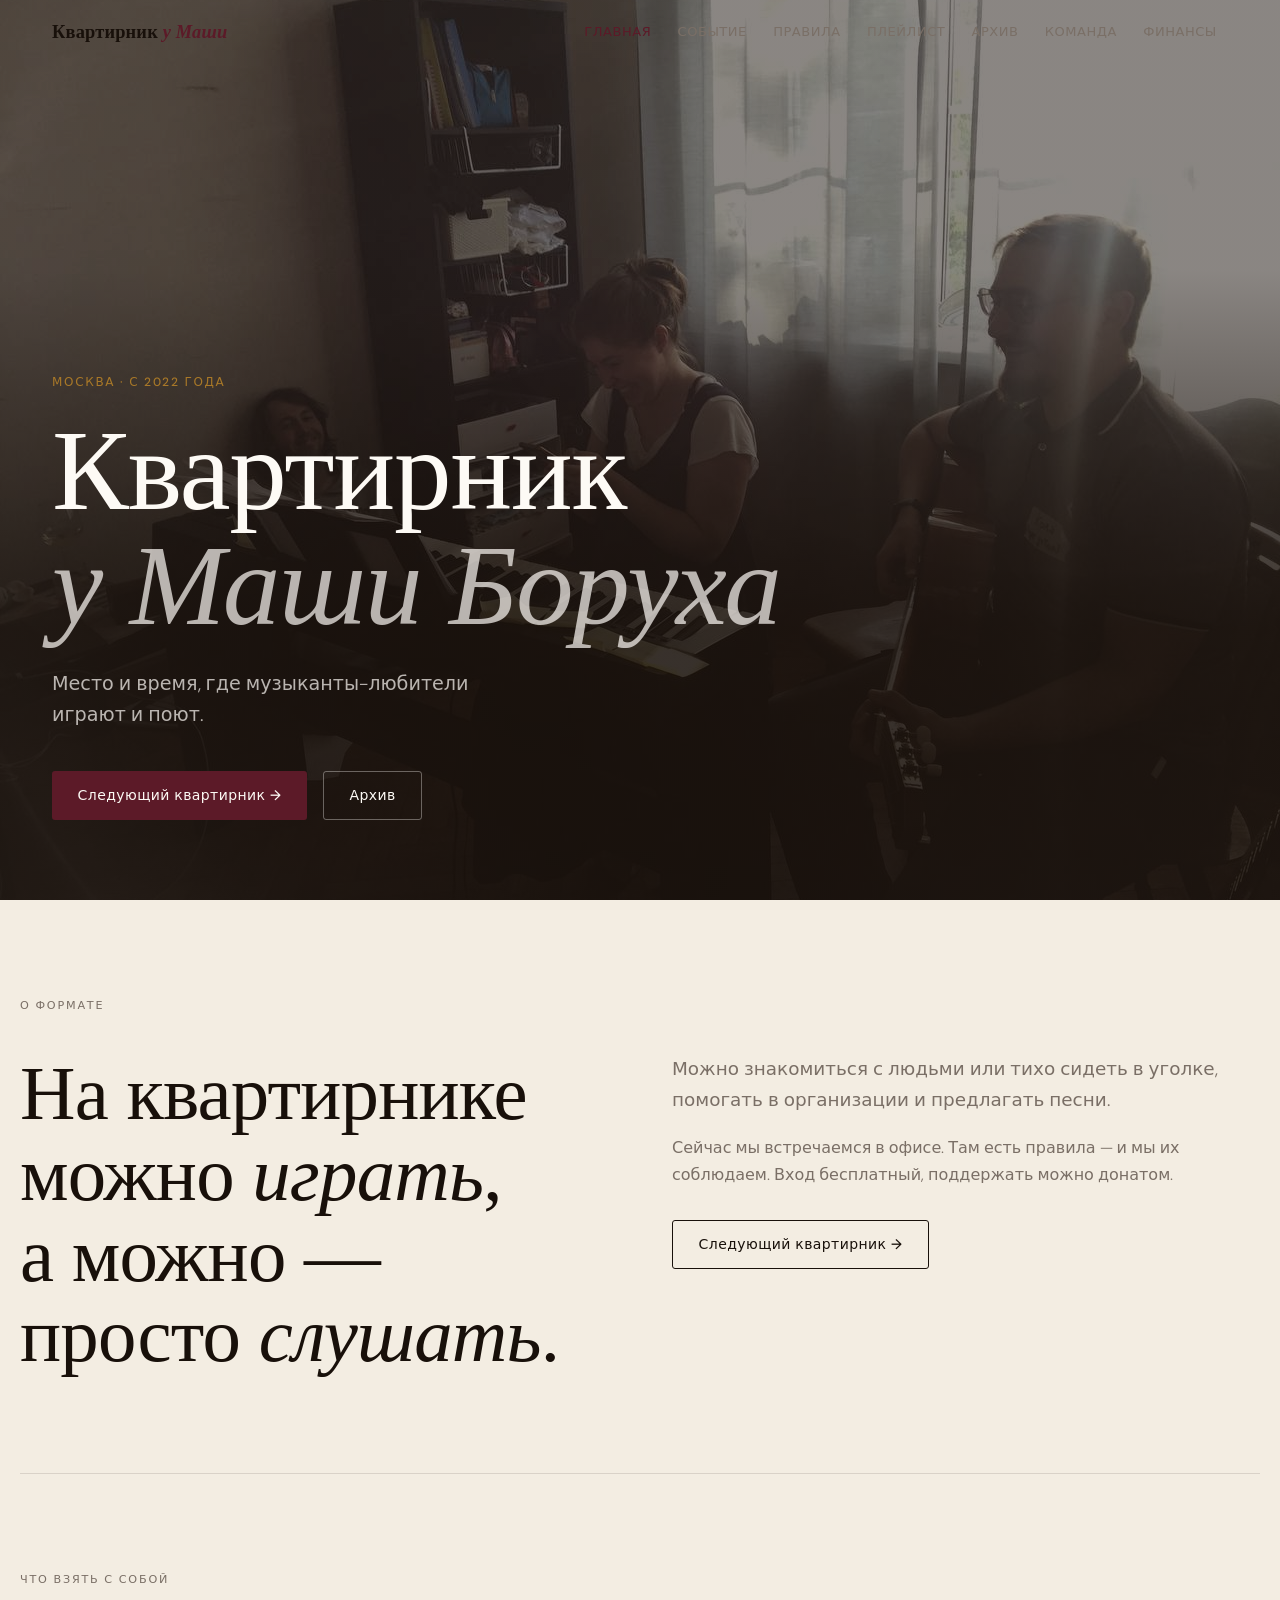
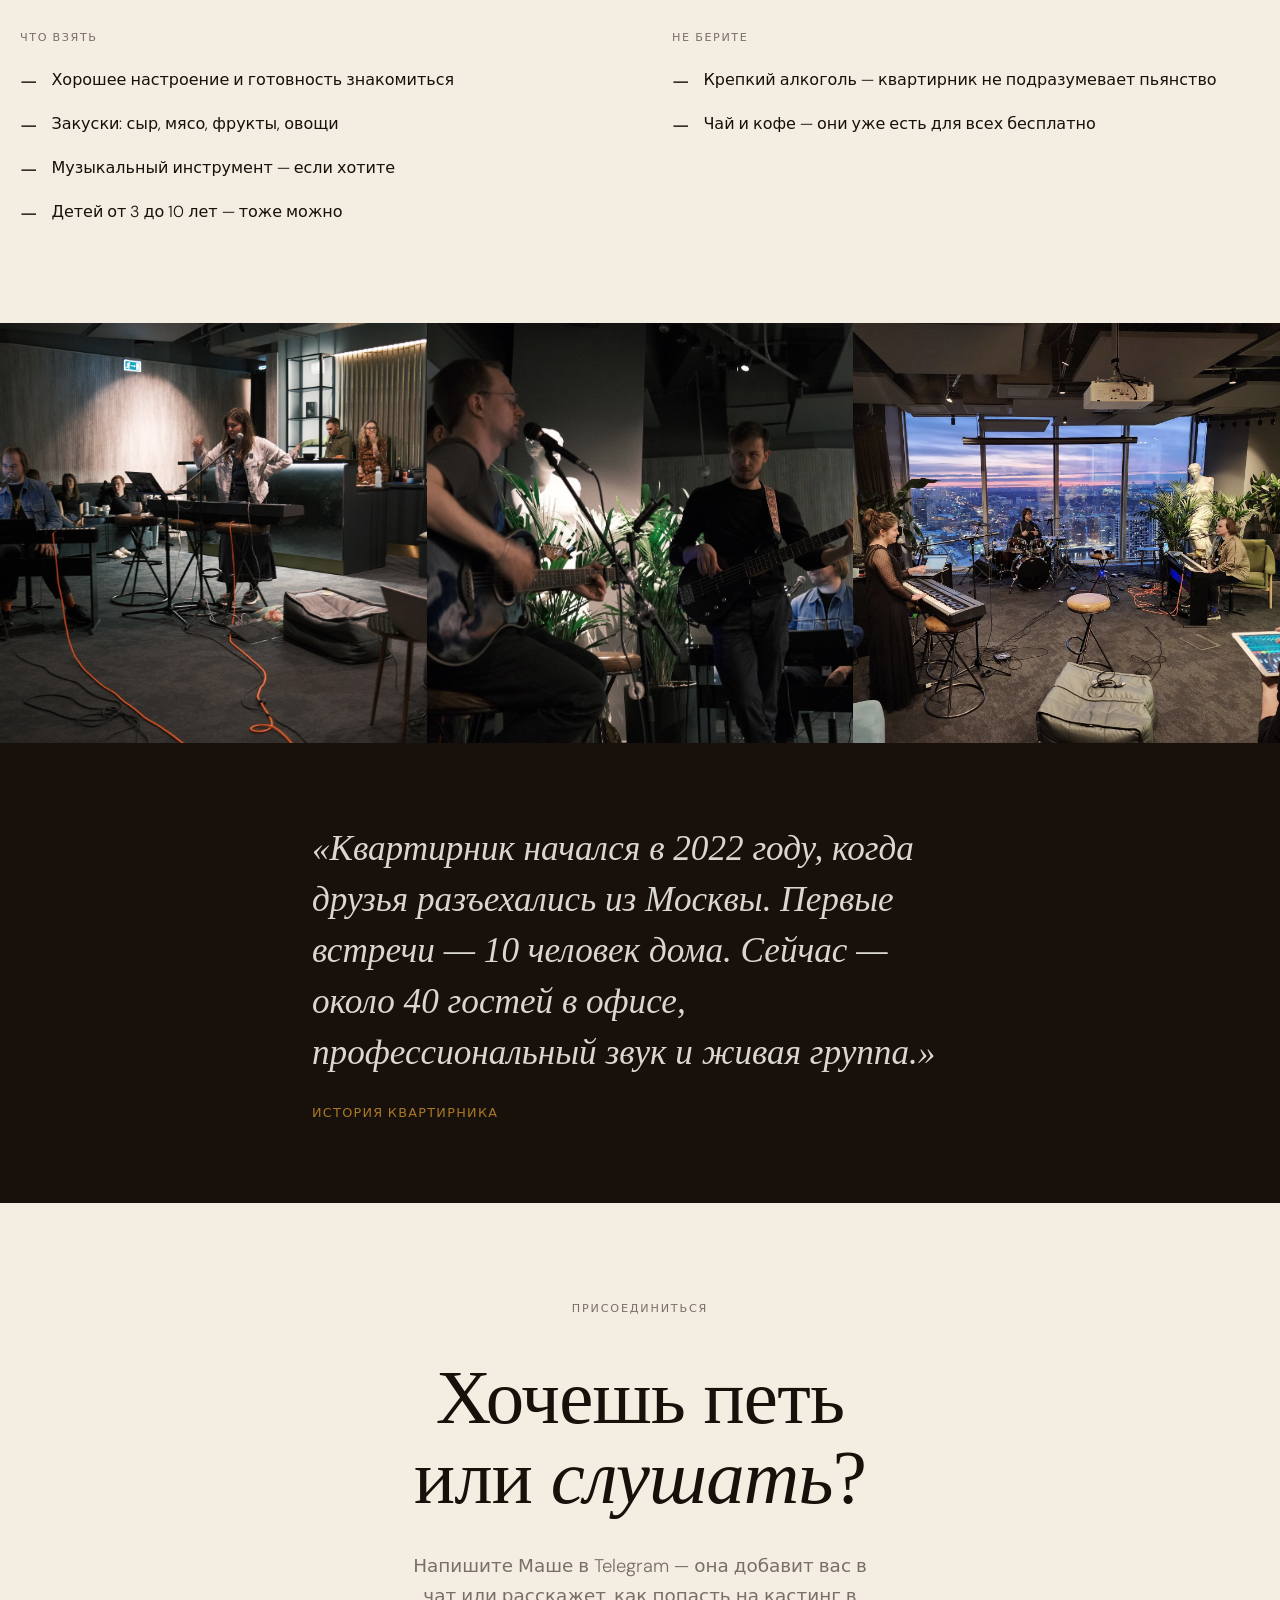
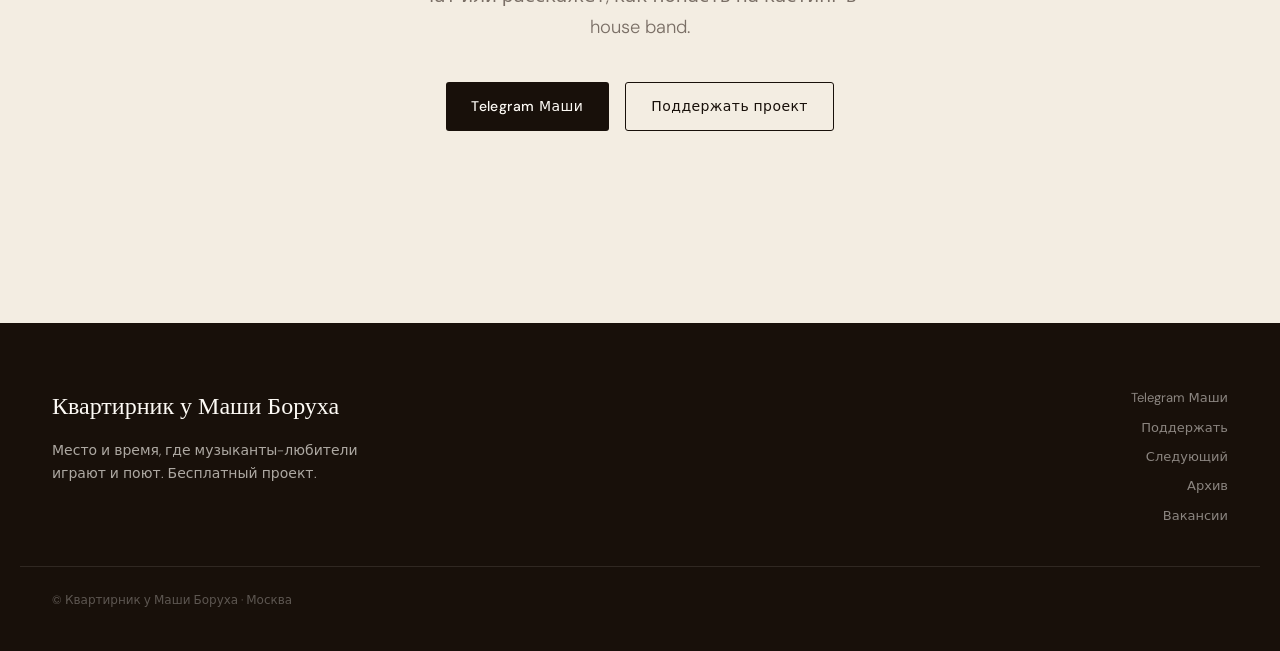
<file: index.html>
<!doctype html>
<html lang="ru">
<head>
<meta charset="utf-8">
<meta name="viewport" content="width=device-width,initial-scale=1">
<title>Квартирник у Маши Боруха</title>
<meta name="description" content="Место и время, где музыканты-любители играют и поют. Москва.">
<link rel="preconnect" href="https://fonts.googleapis.com">
<link rel="preconnect" href="https://fonts.gstatic.com" crossorigin>
<link rel="stylesheet" href="styles.css">
</head>
<body>

<nav class="nav-wrap" id="nav">
  <div class="nav-inner">
    <a href="index.html" class="nav-brand">Квартирник <em>у Маши</em></a>
    <button class="nav-toggle" id="navToggle" aria-label="Меню">
      <span></span><span></span><span></span>
    </button>
    <ul class="nav-links" id="navLinks">
      <li><a href="index.html" aria-current="page">Главная</a></li>
      <li><a href="events.html">Событие</a></li>
      <li><a href="rules.html">Правила</a></li>
      <li><a href="playlist.html">Плейлист</a></li>
      <li><a href="archive.html">Архив</a></li>
      <li><a href="team.html">Команда</a></li>
      <li><a href="finance.html">Финансы</a></li>
    </ul>
  </div>
</nav>

<section class="hero">
  <div class="hero__bg">
    <img src="img/perf5.jpg" alt="" loading="eager">
  </div>
  <div class="hero__content">
    <p class="hero__eyebrow reveal">Москва · с 2022 года</p>
    <h1 class="hero__title reveal d1">Квартирник<br><em>у Маши Боруха</em></h1>
    <p class="hero__sub reveal d2">Место и время, где музыканты-любители играют и поют.</p>
    <div class="hero__ctas reveal d3">
      <a href="events.html" class="btn btn-primary">Следующий квартирник →</a>
      <a href="archive.html" class="btn btn-ghost">Архив</a>
    </div>
  </div>
</section>

<section class="wrap section">
  <p class="section__label reveal">О формате</p>
  <div class="cols-2">
    <div class="reveal d1">
      <h2 class="display">На&nbsp;квартирнике<br>можно&nbsp;<em>играть</em>,<br>а&nbsp;можно&nbsp;—<br>просто&nbsp;<em>слушать</em>.</h2>
    </div>
    <div class="reveal d2">
      <p class="lead">Можно знакомиться с людьми или тихо сидеть в уголке, помогать в организации и предлагать песни.</p>
      <p style="margin-top:1.25rem;font-weight:300;color:var(--smoke)">Сейчас мы встречаемся в офисе. Там есть правила — и мы их соблюдаем. Вход бесплатный, поддержать можно донатом.</p>
      <a href="events.html" class="btn btn-outline" style="margin-top:2rem">Следующий квартирник →</a>
    </div>
  </div>
</section>

<section class="wrap section">
  <p class="section__label reveal">Что взять с собой</p>
  <div class="cols-2">
    <div class="reveal d1">
      <p class="list-label">Что взять</p>
      <ul class="icon-list">
        <li><span class="icon">—</span><span class="text">Хорошее настроение и готовность знакомиться</span></li>
        <li><span class="icon">—</span><span class="text">Закуски: сыр, мясо, фрукты, овощи</span></li>
        <li><span class="icon">—</span><span class="text">Музыкальный инструмент — если хотите</span></li>
        <li><span class="icon">—</span><span class="text">Детей от 3 до 10 лет — тоже можно</span></li>
      </ul>
    </div>
    <div class="reveal d2">
      <p class="list-label">Не берите</p>
      <ul class="icon-list">
        <li><span class="icon">—</span><span class="text">Крепкий алкоголь — квартирник не подразумевает пьянство</span></li>
        <li><span class="icon">—</span><span class="text">Чай и кофе — они уже есть для всех бесплатно</span></li>
      </ul>
    </div>
  </div>
</section>

<div class="photo-strip reveal">
  <div class="photo-strip-item"><img src="img/perf2.jpg" alt="Квартирник" loading="lazy"></div>
  <div class="photo-strip-item"><img src="img/perf3.jpg" alt="Квартирник" loading="lazy"></div>
  <div class="photo-strip-item"><img src="img/perf4.jpg" alt="Квартирник" loading="lazy"></div>
</div>

<div class="history-strip">
  <div class="wrap">
    <blockquote class="reveal">
      «Квартирник начался в 2022 году, когда друзья разъехались из Москвы. Первые встречи — 10 человек дома. Сейчас — около 40 гостей в офисе, профессиональный звук и живая группа.»
    </blockquote>
    <cite class="reveal d1">История квартирника</cite>
  </div>
</div>

<section class="wrap" style="padding:6rem 0;text-align:center">
  <p class="section__label reveal">Присоединиться</p>
  <h2 class="display reveal d1" style="max-width:640px;margin:0 auto 2rem">Хочешь&nbsp;петь<br>или&nbsp;<em>слушать</em>?</h2>
  <p class="lead reveal d2" style="max-width:480px;margin:0 auto 2.5rem">Напишите Маше в Telegram — она добавит вас в чат или расскажет, как попасть на кастинг в house band.</p>
  <div class="reveal d3" style="display:flex;gap:1rem;justify-content:center;flex-wrap:wrap">
    <a href="#" class="btn btn-dark">Telegram Маши</a>
    <a href="#" class="btn btn-outline">Поддержать проект</a>
  </div>
</section>

<footer class="site-footer">
  <div class="footer-inner">
    <div>
      <p class="footer-brand">Квартирник у Маши Боруха</p>
      <p class="footer-tag">Место и время, где музыканты-любители играют и поют. Бесплатный проект.</p>
    </div>
    <nav class="footer-links">
      <a href="#">Telegram Маши</a>
      <a href="#">Поддержать</a>
      <a href="events.html">Следующий</a>
      <a href="archive.html">Архив</a>
      <a href="team.html">Вакансии</a>
    </nav>
  </div>
  <p class="footer-line">© Квартирник у Маши Боруха · Москва</p>
</footer>

<script>
const nav = document.getElementById('nav');
const toggle = document.getElementById('navToggle');
const links = document.getElementById('navLinks');
window.addEventListener('scroll', () => {
  nav.classList.toggle('scrolled', window.scrollY > 40);
}, {passive:true});
toggle.addEventListener('click', () => {
  toggle.classList.toggle('open');
  links.classList.toggle('open');
});
const io = new IntersectionObserver(entries => {
  entries.forEach(e => { if (e.isIntersecting) { e.target.classList.add('visible'); io.unobserve(e.target); } });
}, {threshold:.12});
document.querySelectorAll('.reveal').forEach(el => io.observe(el));
</script>
</body>
</html>
</file>
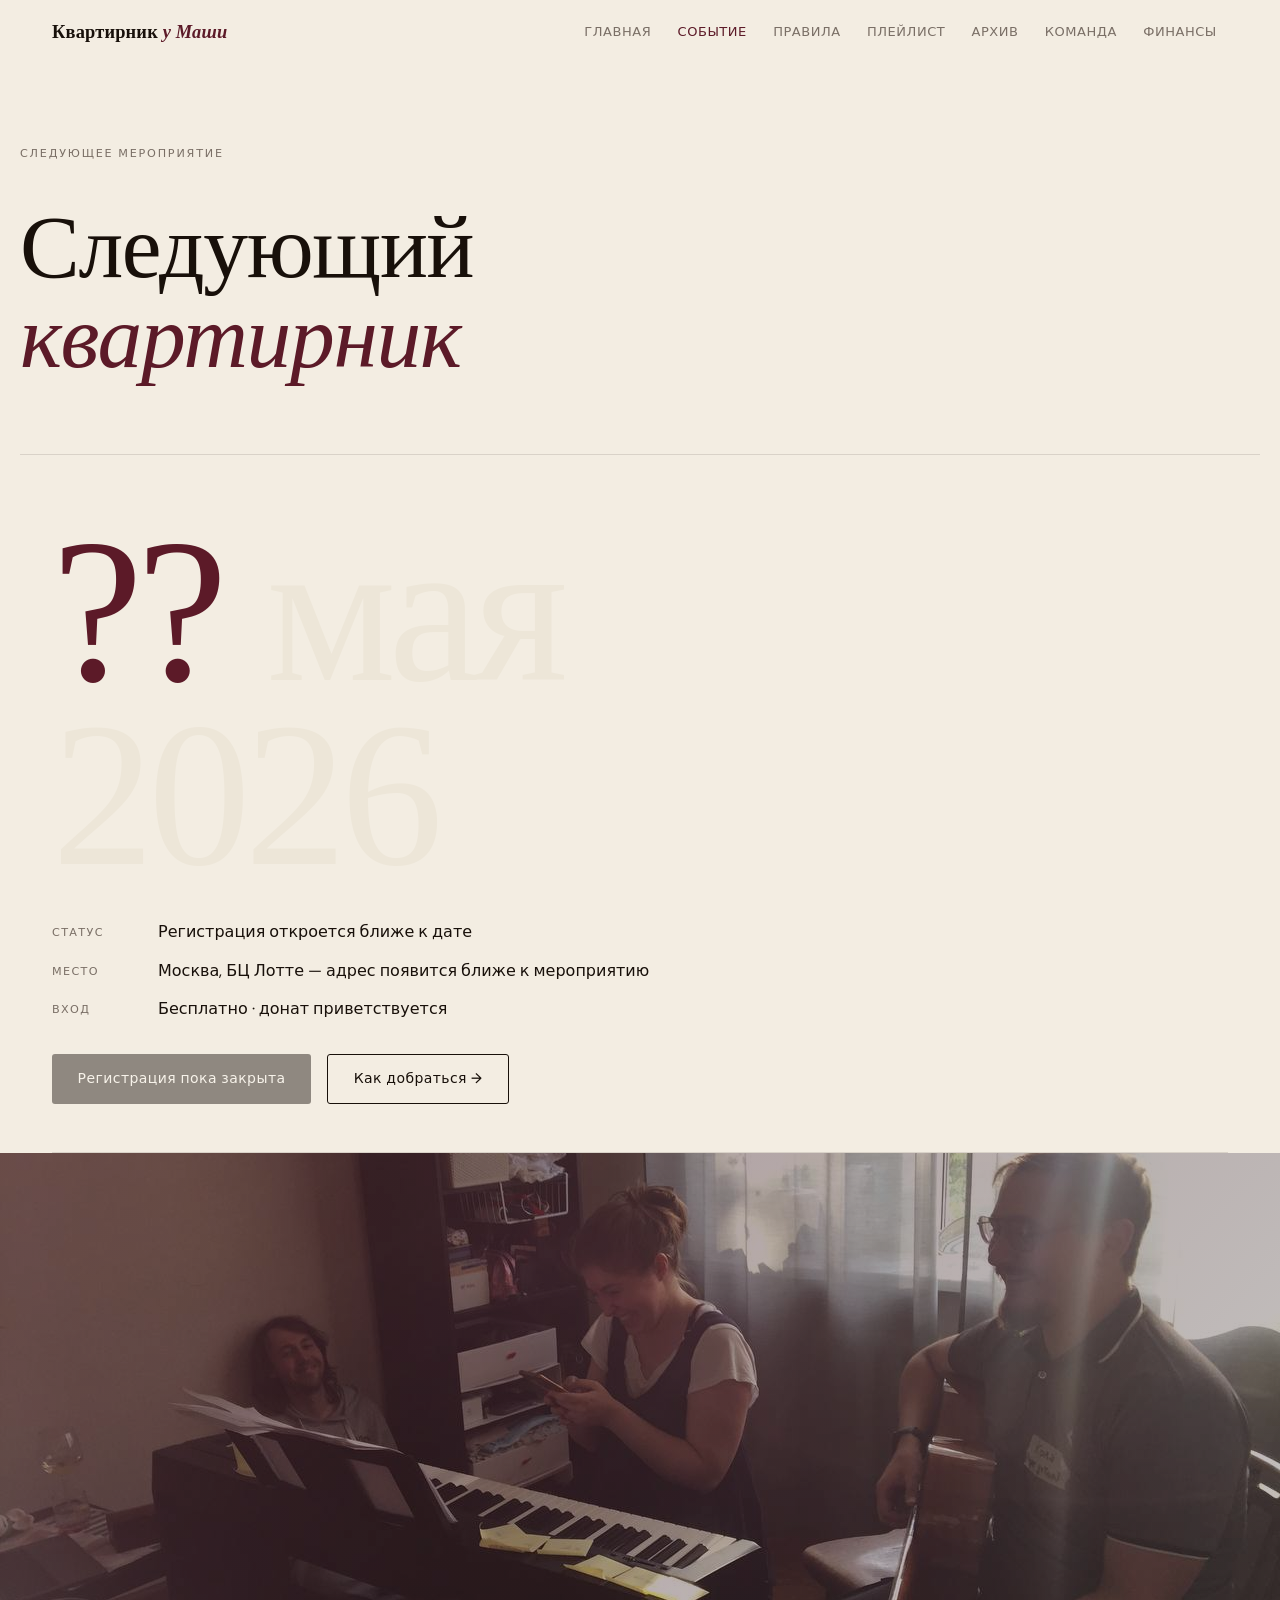
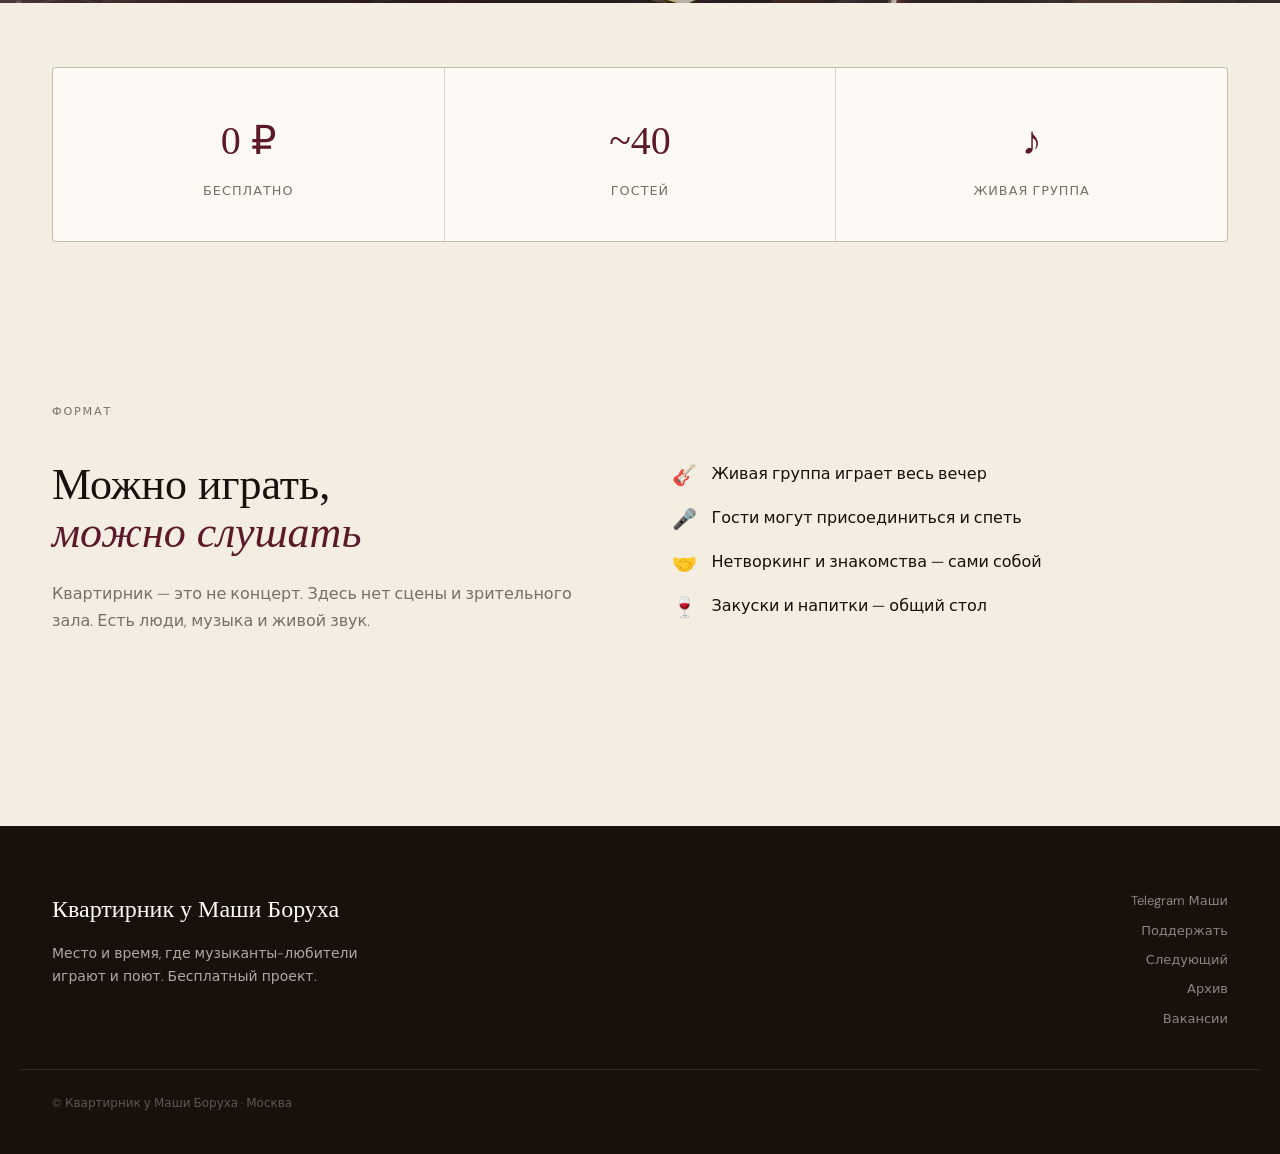
<file: events.html>
<!doctype html>
<html lang="ru">
<head>
<meta charset="utf-8">
<meta name="viewport" content="width=device-width,initial-scale=1">
<title>Событие · Квартирник у Маши Боруха</title>
<meta name="description" content="Следующий квартирник у Маши Боруха — дата, место, регистрация.">
<link rel="preconnect" href="https://fonts.googleapis.com">
<link rel="preconnect" href="https://fonts.gstatic.com" crossorigin>
<link rel="stylesheet" href="styles.css">
</head>
<body>

<nav class="nav-wrap scrolled" id="nav">
  <div class="nav-inner">
    <a href="index.html" class="nav-brand">Квартирник <em>у Маши</em></a>
    <button class="nav-toggle" id="navToggle" aria-label="Меню">
      <span></span><span></span><span></span>
    </button>
    <ul class="nav-links" id="navLinks">
      <li><a href="index.html">Главная</a></li>
      <li><a href="events.html" aria-current="page">Событие</a></li>
      <li><a href="rules.html">Правила</a></li>
      <li><a href="playlist.html">Плейлист</a></li>
      <li><a href="archive.html">Архив</a></li>
      <li><a href="team.html">Команда</a></li>
      <li><a href="finance.html">Финансы</a></li>
    </ul>
  </div>
</nav>

<div class="page-head wrap">
  <p class="section__label reveal">Следующее мероприятие</p>
  <h1 class="page-title reveal d1">Следующий<br><em>квартирник</em></h1>
</div>

<div class="wrap">
  <div class="event-date-block reveal">
    <div class="event-num"><span>??</span> мая<br>2026</div>
    <div class="event-meta">
      <div class="event-meta-row">
        <span class="event-meta-label">Статус</span>
        <span class="event-meta-val">Регистрация откроется ближе к дате</span>
      </div>
      <div class="event-meta-row">
        <span class="event-meta-label">Место</span>
        <span class="event-meta-val">Москва, БЦ Лотте — адрес появится ближе к мероприятию</span>
      </div>
      <div class="event-meta-row">
        <span class="event-meta-label">Вход</span>
        <span class="event-meta-val">Бесплатно · донат приветствуется</span>
      </div>
    </div>
    <div style="margin-top:2rem;display:flex;gap:1rem;flex-wrap:wrap">
      <a href="#" class="btn btn-dark" style="opacity:.45;pointer-events:none">Регистрация пока закрыта</a>
      <a href="rules.html" class="btn btn-outline">Как добраться →</a>
    </div>
  </div>
</div>

<div class="event-photo reveal">
  <img src="img/perf5.jpg" alt="Квартирник у Маши Боруха" loading="lazy">
</div>

<div class="wrap">
  <div class="info-cards reveal">
    <div class="info-card">
      <span class="info-card__num">0 ₽</span>
      <p class="info-card__label">Бесплатно</p>
    </div>
    <div class="info-card">
      <span class="info-card__num">~40</span>
      <p class="info-card__label">Гостей</p>
    </div>
    <div class="info-card">
      <span class="info-card__num">♪</span>
      <p class="info-card__label">Живая группа</p>
    </div>
  </div>

  <section class="section">
    <p class="section__label reveal">Формат</p>
    <div class="cols-2">
      <div class="reveal d1">
        <h2 class="section-h2">Можно играть,<br><em>можно слушать</em></h2>
        <p style="margin-top:1rem;font-weight:300;color:var(--smoke)">Квартирник — это не концерт. Здесь нет сцены и зрительного зала. Есть люди, музыка и живой звук.</p>
      </div>
      <div class="reveal d2">
        <ul class="icon-list">
          <li><span class="icon">🎸</span><span class="text">Живая группа играет весь вечер</span></li>
          <li><span class="icon">🎤</span><span class="text">Гости могут присоединиться и спеть</span></li>
          <li><span class="icon">🤝</span><span class="text">Нетворкинг и знакомства — сами собой</span></li>
          <li><span class="icon">🍷</span><span class="text">Закуски и напитки — общий стол</span></li>
        </ul>
      </div>
    </div>
  </section>
</div>

<footer class="site-footer">
  <div class="footer-inner">
    <div>
      <p class="footer-brand">Квартирник у Маши Боруха</p>
      <p class="footer-tag">Место и время, где музыканты-любители играют и поют. Бесплатный проект.</p>
    </div>
    <nav class="footer-links">
      <a href="#">Telegram Маши</a>
      <a href="#">Поддержать</a>
      <a href="events.html">Следующий</a>
      <a href="archive.html">Архив</a>
      <a href="team.html">Вакансии</a>
    </nav>
  </div>
  <p class="footer-line">© Квартирник у Маши Боруха · Москва</p>
</footer>

<script>
const nav = document.getElementById('nav');
const toggle = document.getElementById('navToggle');
const links = document.getElementById('navLinks');
window.addEventListener('scroll', () => { nav.classList.toggle('scrolled', window.scrollY > 40); }, {passive:true});
toggle.addEventListener('click', () => { toggle.classList.toggle('open'); links.classList.toggle('open'); });
const io = new IntersectionObserver(entries => { entries.forEach(e => { if(e.isIntersecting){e.target.classList.add('visible');io.unobserve(e.target);} }); },{threshold:.1});
document.querySelectorAll('.reveal').forEach(el => io.observe(el));
</script>
</body>
</html>
</file>
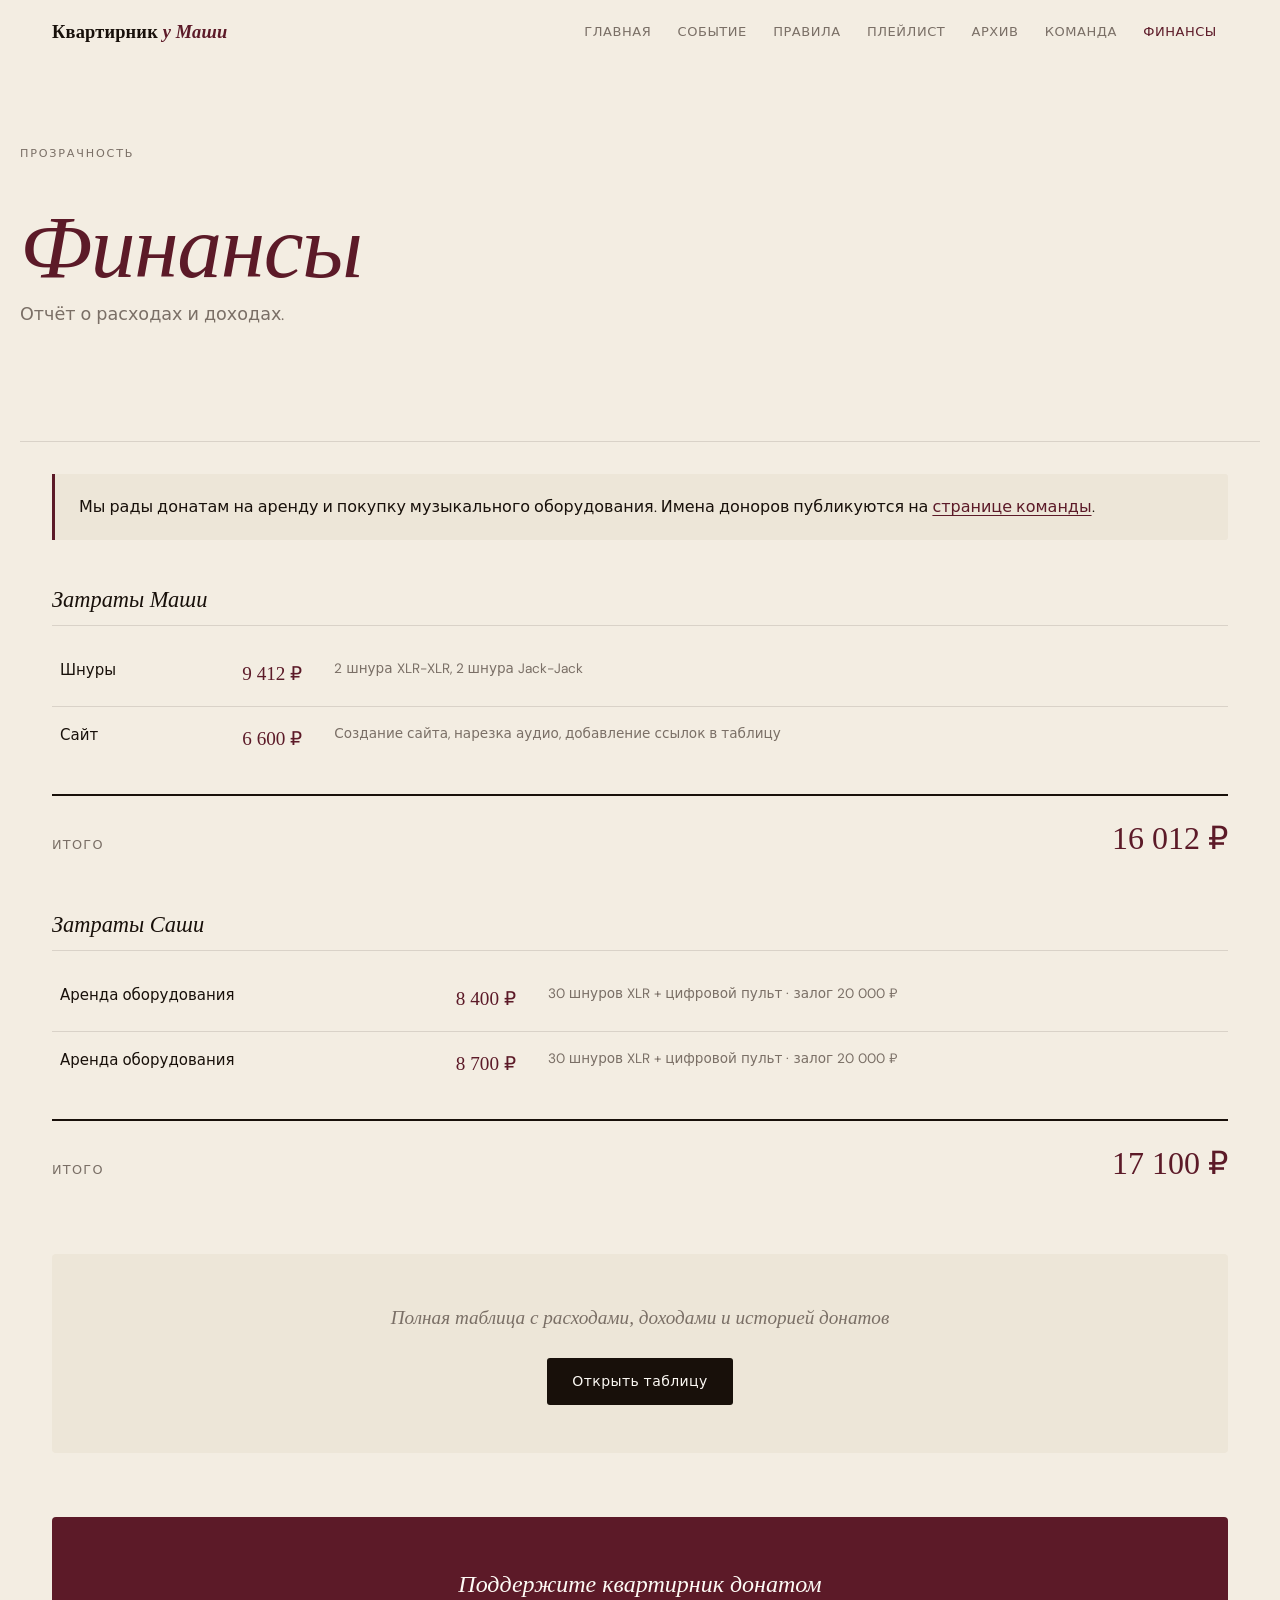
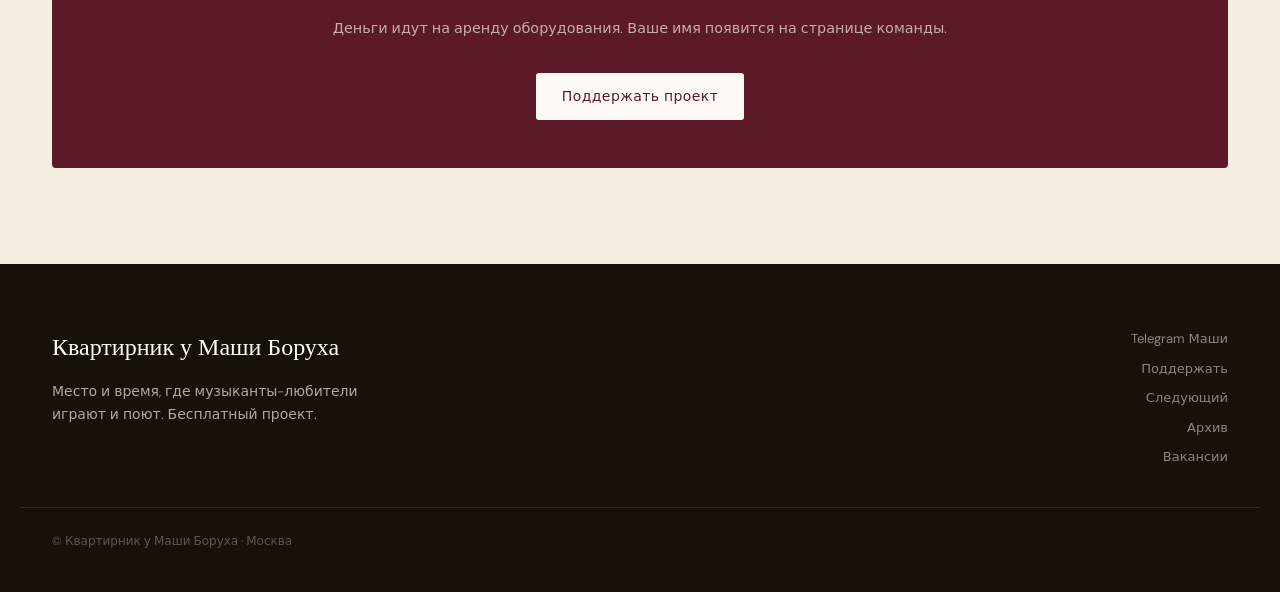
<file: finance.html>
<!doctype html>
<html lang="ru">
<head>
<meta charset="utf-8">
<meta name="viewport" content="width=device-width,initial-scale=1">
<title>Финансы · Квартирник у Маши Боруха</title>
<meta name="description" content="Прозрачный отчёт о расходах и доходах квартирника у Маши Боруха.">
<link rel="preconnect" href="https://fonts.googleapis.com">
<link rel="preconnect" href="https://fonts.gstatic.com" crossorigin>
<link rel="stylesheet" href="styles.css">
</head>
<body>

<nav class="nav-wrap scrolled" id="nav">
  <div class="nav-inner">
    <a href="index.html" class="nav-brand">Квартирник <em>у Маши</em></a>
    <button class="nav-toggle" id="navToggle" aria-label="Меню">
      <span></span><span></span><span></span>
    </button>
    <ul class="nav-links" id="navLinks">
      <li><a href="index.html">Главная</a></li>
      <li><a href="events.html">Событие</a></li>
      <li><a href="rules.html">Правила</a></li>
      <li><a href="playlist.html">Плейлист</a></li>
      <li><a href="archive.html">Архив</a></li>
      <li><a href="team.html">Команда</a></li>
      <li><a href="finance.html" aria-current="page">Финансы</a></li>
    </ul>
  </div>
</nav>

<div class="page-head wrap">
  <p class="section__label reveal">Прозрачность</p>
  <h1 class="page-title reveal d1"><em>Финансы</em></h1>
  <p class="page-sub reveal d2">Отчёт о расходах и доходах.</p>
</div>

<div class="wrap">

  <div class="finance-intro reveal">
    Мы рады донатам на аренду и покупку музыкального оборудования. Имена доноров публикуются на <a href="team.html" style="color:var(--wine);text-decoration:underline;text-underline-offset:3px">странице команды</a>.
  </div>

  <div class="expense-group reveal">
    <h2 class="expense-group-title">Затраты Маши</h2>
    <table class="expense-table">
      <tbody>
        <tr>
          <td>Шнуры</td>
          <td>9 412 ₽</td>
          <td>2 шнура XLR-XLR, 2 шнура Jack-Jack</td>
        </tr>
        <tr>
          <td>Сайт</td>
          <td>6 600 ₽</td>
          <td>Создание сайта, нарезка аудио, добавление ссылок в таблицу</td>
        </tr>
      </tbody>
    </table>
    <div class="total-row">
      <span class="total-label">Итого</span>
      <span class="total-amount">16 012 ₽</span>
    </div>
  </div>

  <div class="expense-group reveal">
    <h2 class="expense-group-title">Затраты Саши</h2>
    <table class="expense-table">
      <tbody>
        <tr>
          <td>Аренда оборудования</td>
          <td>8 400 ₽</td>
          <td>30 шнуров XLR + цифровой пульт · залог 20 000 ₽</td>
        </tr>
        <tr>
          <td>Аренда оборудования</td>
          <td>8 700 ₽</td>
          <td>30 шнуров XLR + цифровой пульт · залог 20 000 ₽</td>
        </tr>
      </tbody>
    </table>
    <div class="total-row">
      <span class="total-label">Итого</span>
      <span class="total-amount">17 100 ₽</span>
    </div>
  </div>

  <div class="reveal" style="margin:4rem 0;padding:3rem;background:var(--surface);border-radius:4px;text-align:center">
    <p style="font-family:var(--f-display);font-size:1.2rem;font-style:italic;margin-bottom:1.5rem;color:var(--smoke)">Полная таблица с расходами, доходами и историей донатов</p>
    <a href="#" class="btn btn-dark">Открыть таблицу</a>
  </div>

  <div class="reveal" style="margin:2rem 0 6rem;padding:3rem;background:var(--wine);border-radius:4px;text-align:center">
    <p style="font-family:var(--f-display);font-size:1.5rem;font-style:italic;color:var(--white);margin-bottom:.5rem">Поддержите квартирник донатом</p>
    <p style="font-size:.9rem;color:rgba(253,250,245,.65);margin-bottom:2rem;font-weight:300">Деньги идут на аренду оборудования. Ваше имя появится на странице команды.</p>
    <a href="#" class="btn" style="background:var(--white);color:var(--wine);font-weight:500">Поддержать проект</a>
  </div>

</div>

<footer class="site-footer">
  <div class="footer-inner">
    <div>
      <p class="footer-brand">Квартирник у Маши Боруха</p>
      <p class="footer-tag">Место и время, где музыканты-любители играют и поют. Бесплатный проект.</p>
    </div>
    <nav class="footer-links">
      <a href="#">Telegram Маши</a>
      <a href="#">Поддержать</a>
      <a href="events.html">Следующий</a>
      <a href="archive.html">Архив</a>
      <a href="team.html">Вакансии</a>
    </nav>
  </div>
  <p class="footer-line">© Квартирник у Маши Боруха · Москва</p>
</footer>

<script>
const nav=document.getElementById('nav'),toggle=document.getElementById('navToggle'),links=document.getElementById('navLinks');
window.addEventListener('scroll',()=>{nav.classList.toggle('scrolled',window.scrollY>40);},{passive:true});
toggle.addEventListener('click',()=>{toggle.classList.toggle('open');links.classList.toggle('open');});
const io=new IntersectionObserver(entries=>{entries.forEach(e=>{if(e.isIntersecting){e.target.classList.add('visible');io.unobserve(e.target);}});},{threshold:.1});
document.querySelectorAll('.reveal').forEach(el=>io.observe(el));
</script>
</body>
</html>
</file>
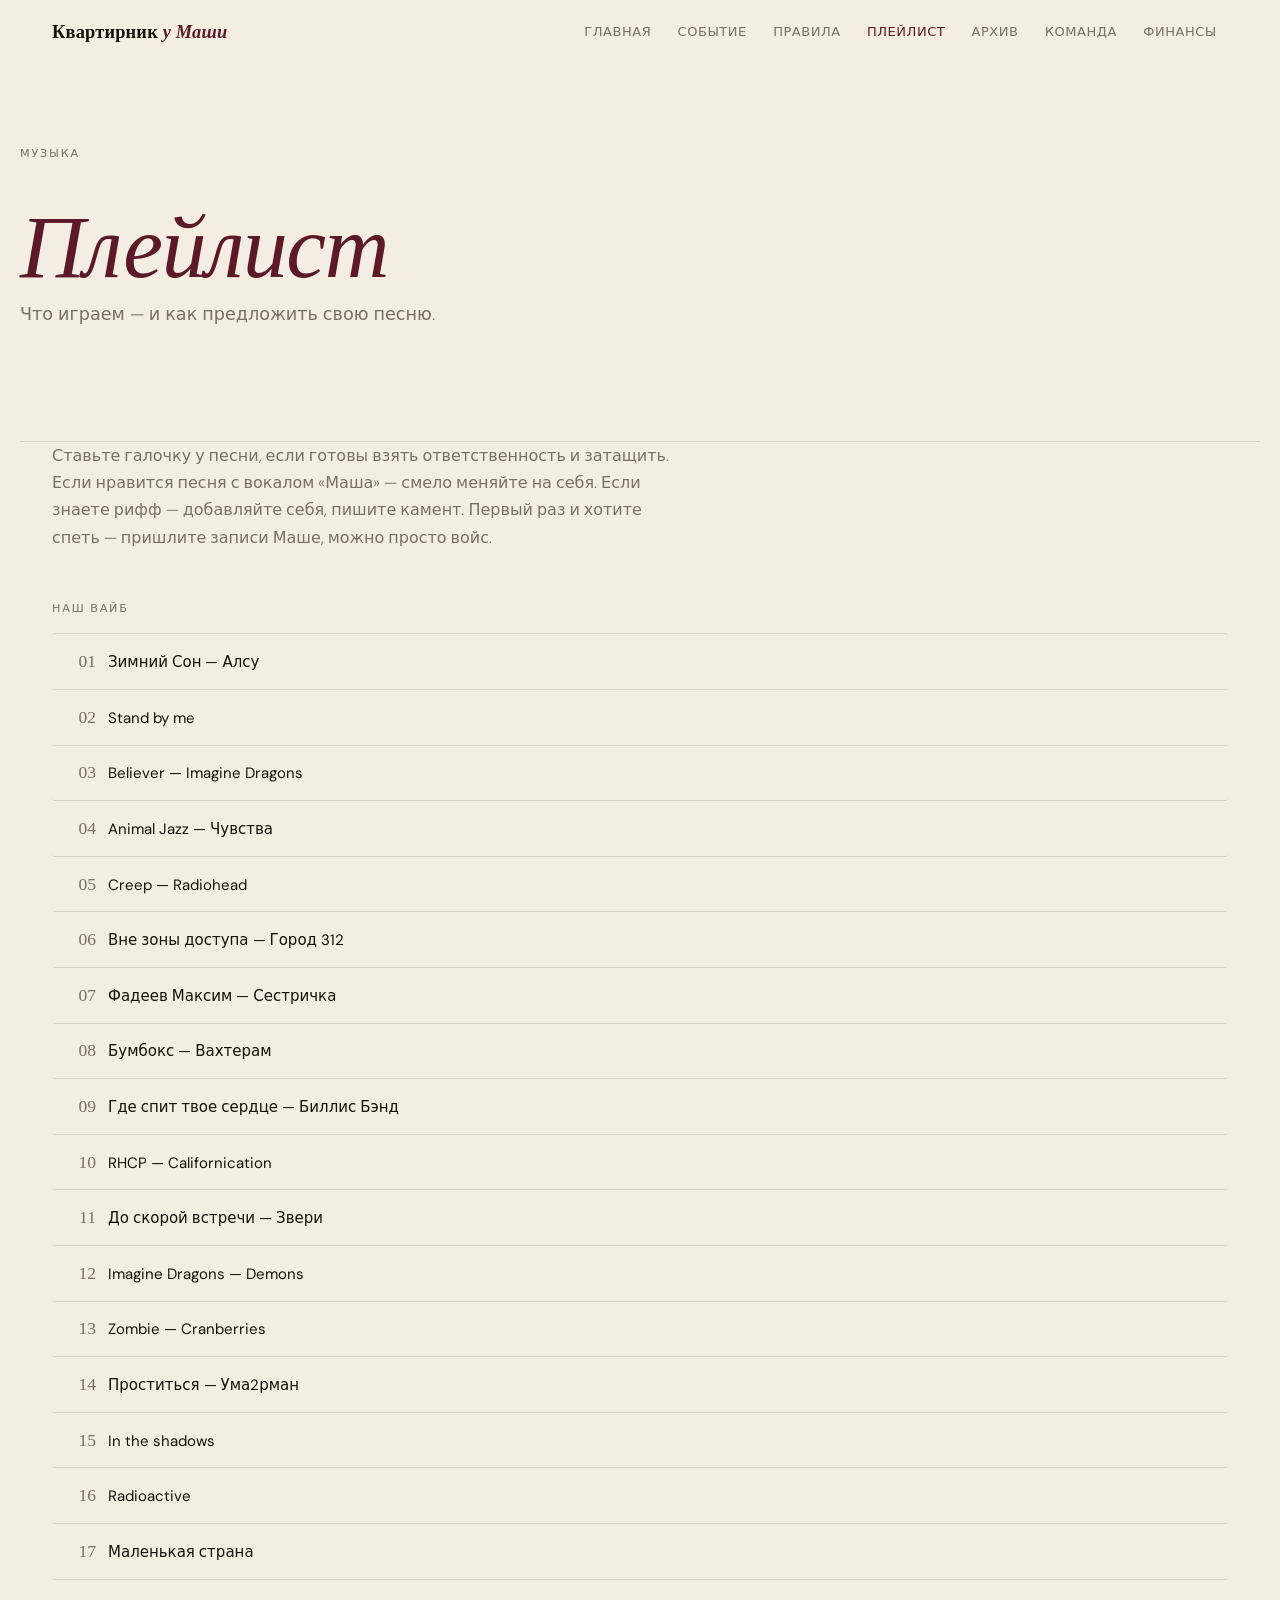
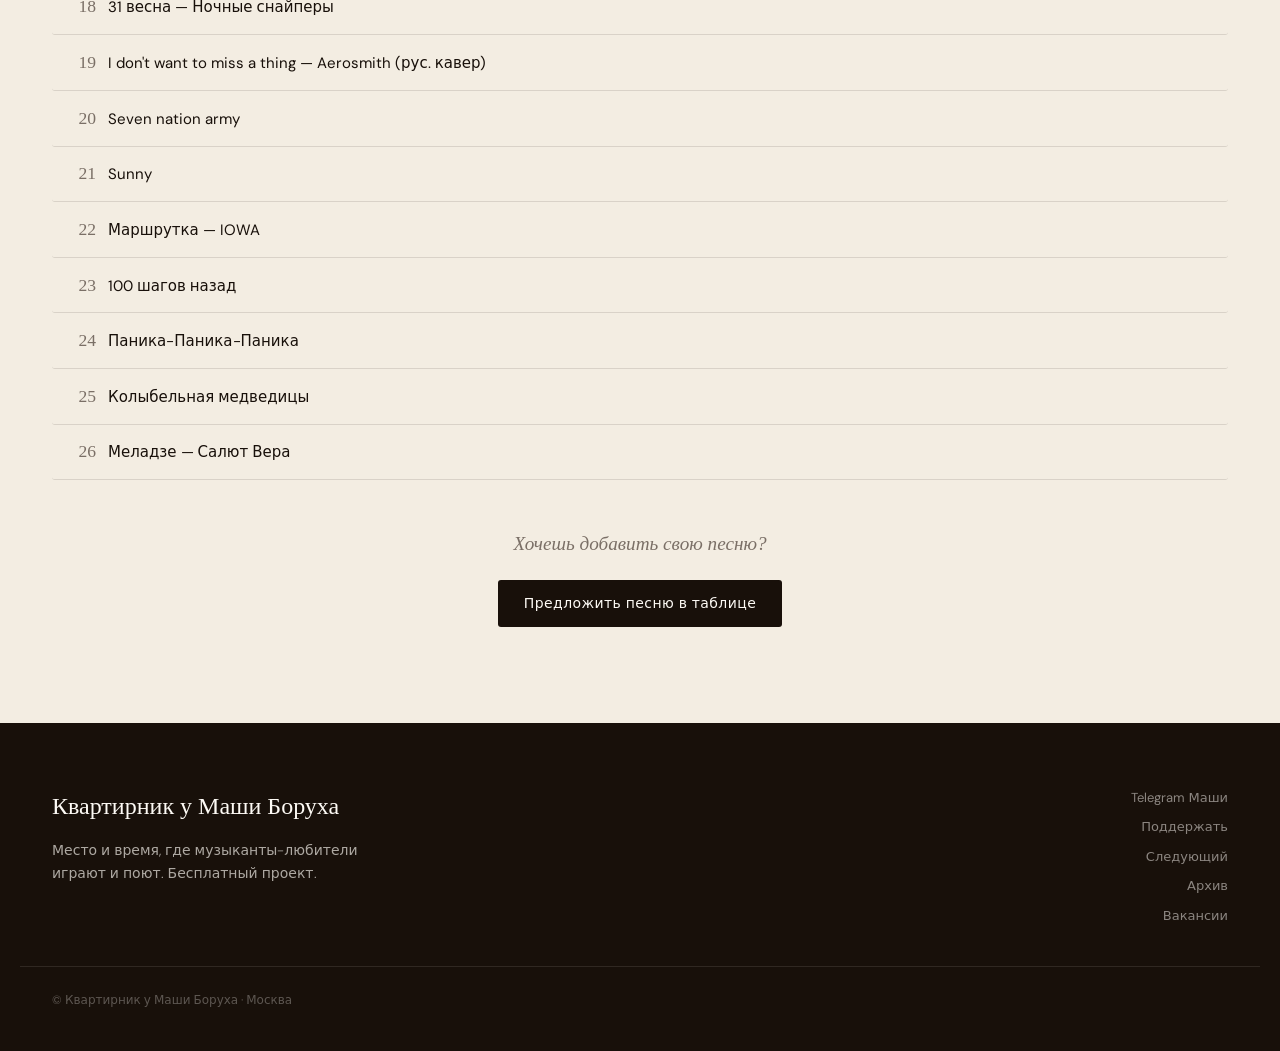
<file: playlist.html>
<!doctype html>
<html lang="ru">
<head>
<meta charset="utf-8">
<meta name="viewport" content="width=device-width,initial-scale=1">
<title>Плейлист · Квартирник у Маши Боруха</title>
<meta name="description" content="Плейлист квартирника у Маши Боруха — предложить песню.">
<link rel="preconnect" href="https://fonts.googleapis.com">
<link rel="preconnect" href="https://fonts.gstatic.com" crossorigin>
<link rel="stylesheet" href="styles.css">
</head>
<body>

<nav class="nav-wrap scrolled" id="nav">
  <div class="nav-inner">
    <a href="index.html" class="nav-brand">Квартирник <em>у Маши</em></a>
    <button class="nav-toggle" id="navToggle" aria-label="Меню">
      <span></span><span></span><span></span>
    </button>
    <ul class="nav-links" id="navLinks">
      <li><a href="index.html">Главная</a></li>
      <li><a href="events.html">Событие</a></li>
      <li><a href="rules.html">Правила</a></li>
      <li><a href="playlist.html" aria-current="page">Плейлист</a></li>
      <li><a href="archive.html">Архив</a></li>
      <li><a href="team.html">Команда</a></li>
      <li><a href="finance.html">Финансы</a></li>
    </ul>
  </div>
</nav>

<div class="page-head wrap">
  <p class="section__label reveal">Музыка</p>
  <h1 class="page-title reveal d1"><em>Плейлист</em></h1>
  <p class="page-sub reveal d2">Что играем — и как предложить свою песню.</p>
</div>

<div class="wrap">

  <div class="reveal" style="margin-bottom:3rem">
    <p style="font-weight:300;color:var(--smoke);font-size:1rem;line-height:1.7;max-width:640px">
      Ставьте галочку у песни, если готовы взять ответственность и затащить.
      Если нравится песня с вокалом «Маша» — смело меняйте на себя.
      Если знаете рифф — добавляйте себя, пишите камент.
      Первый раз и хотите спеть — пришлите записи Маше, можно просто войс.
    </p>
  </div>

  <p class="section__label reveal" style="margin-bottom:1rem">Наш вайб</p>
  <ol class="song-list reveal">
    <li class="song-row"><span class="song-num">01</span><span class="song-title">Зимний Сон — Алсу</span></li>
    <li class="song-row"><span class="song-num">02</span><span class="song-title">Stand by me</span></li>
    <li class="song-row"><span class="song-num">03</span><span class="song-title">Believer — Imagine Dragons</span></li>
    <li class="song-row"><span class="song-num">04</span><span class="song-title">Animal Jazz — Чувства</span></li>
    <li class="song-row"><span class="song-num">05</span><span class="song-title">Creep — Radiohead</span></li>
    <li class="song-row"><span class="song-num">06</span><span class="song-title">Вне зоны доступа — Город 312</span></li>
    <li class="song-row"><span class="song-num">07</span><span class="song-title">Фадеев Максим — Сестричка</span></li>
    <li class="song-row"><span class="song-num">08</span><span class="song-title">Бумбокс — Вахтерам</span></li>
    <li class="song-row"><span class="song-num">09</span><span class="song-title">Где спит твое сердце — Биллис Бэнд</span></li>
    <li class="song-row"><span class="song-num">10</span><span class="song-title">RHCP — Californication</span></li>
    <li class="song-row"><span class="song-num">11</span><span class="song-title">До скорой встречи — Звери</span></li>
    <li class="song-row"><span class="song-num">12</span><span class="song-title">Imagine Dragons — Demons</span></li>
    <li class="song-row"><span class="song-num">13</span><span class="song-title">Zombie — Cranberries</span></li>
    <li class="song-row"><span class="song-num">14</span><span class="song-title">Проститься — Ума2рман</span></li>
    <li class="song-row"><span class="song-num">15</span><span class="song-title">In the shadows</span></li>
    <li class="song-row"><span class="song-num">16</span><span class="song-title">Radioactive</span></li>
    <li class="song-row"><span class="song-num">17</span><span class="song-title">Маленькая страна</span></li>
    <li class="song-row"><span class="song-num">18</span><span class="song-title">31 весна — Ночные снайперы</span></li>
    <li class="song-row"><span class="song-num">19</span><span class="song-title">I don't want to miss a thing — Aerosmith (рус. кавер)</span></li>
    <li class="song-row"><span class="song-num">20</span><span class="song-title">Seven nation army</span></li>
    <li class="song-row"><span class="song-num">21</span><span class="song-title">Sunny</span></li>
    <li class="song-row"><span class="song-num">22</span><span class="song-title">Маршрутка — IOWA</span></li>
    <li class="song-row"><span class="song-num">23</span><span class="song-title">100 шагов назад</span></li>
    <li class="song-row"><span class="song-num">24</span><span class="song-title">Паника-Паника-Паника</span></li>
    <li class="song-row"><span class="song-num">25</span><span class="song-title">Колыбельная медведицы</span></li>
    <li class="song-row"><span class="song-num">26</span><span class="song-title">Меладзе — Салют Вера</span></li>
  </ol>

  <div class="playlist-cta reveal">
    <p style="font-family:var(--f-display);font-size:1.2rem;font-style:italic;color:var(--smoke);margin-bottom:1.25rem">Хочешь добавить свою песню?</p>
    <a href="#" class="btn btn-dark">Предложить песню в таблице</a>
  </div>

</div>

<footer class="site-footer">
  <div class="footer-inner">
    <div>
      <p class="footer-brand">Квартирник у Маши Боруха</p>
      <p class="footer-tag">Место и время, где музыканты-любители играют и поют. Бесплатный проект.</p>
    </div>
    <nav class="footer-links">
      <a href="#">Telegram Маши</a>
      <a href="#">Поддержать</a>
      <a href="events.html">Следующий</a>
      <a href="archive.html">Архив</a>
      <a href="team.html">Вакансии</a>
    </nav>
  </div>
  <p class="footer-line">© Квартирник у Маши Боруха · Москва</p>
</footer>

<script>
const nav=document.getElementById('nav'),toggle=document.getElementById('navToggle'),links=document.getElementById('navLinks');
window.addEventListener('scroll',()=>{nav.classList.toggle('scrolled',window.scrollY>40);},{passive:true});
toggle.addEventListener('click',()=>{toggle.classList.toggle('open');links.classList.toggle('open');});
const io=new IntersectionObserver(entries=>{entries.forEach(e=>{if(e.isIntersecting){e.target.classList.add('visible');io.unobserve(e.target);}});},{threshold:.06});
document.querySelectorAll('.reveal').forEach(el=>io.observe(el));
</script>
</body>
</html>
</file>
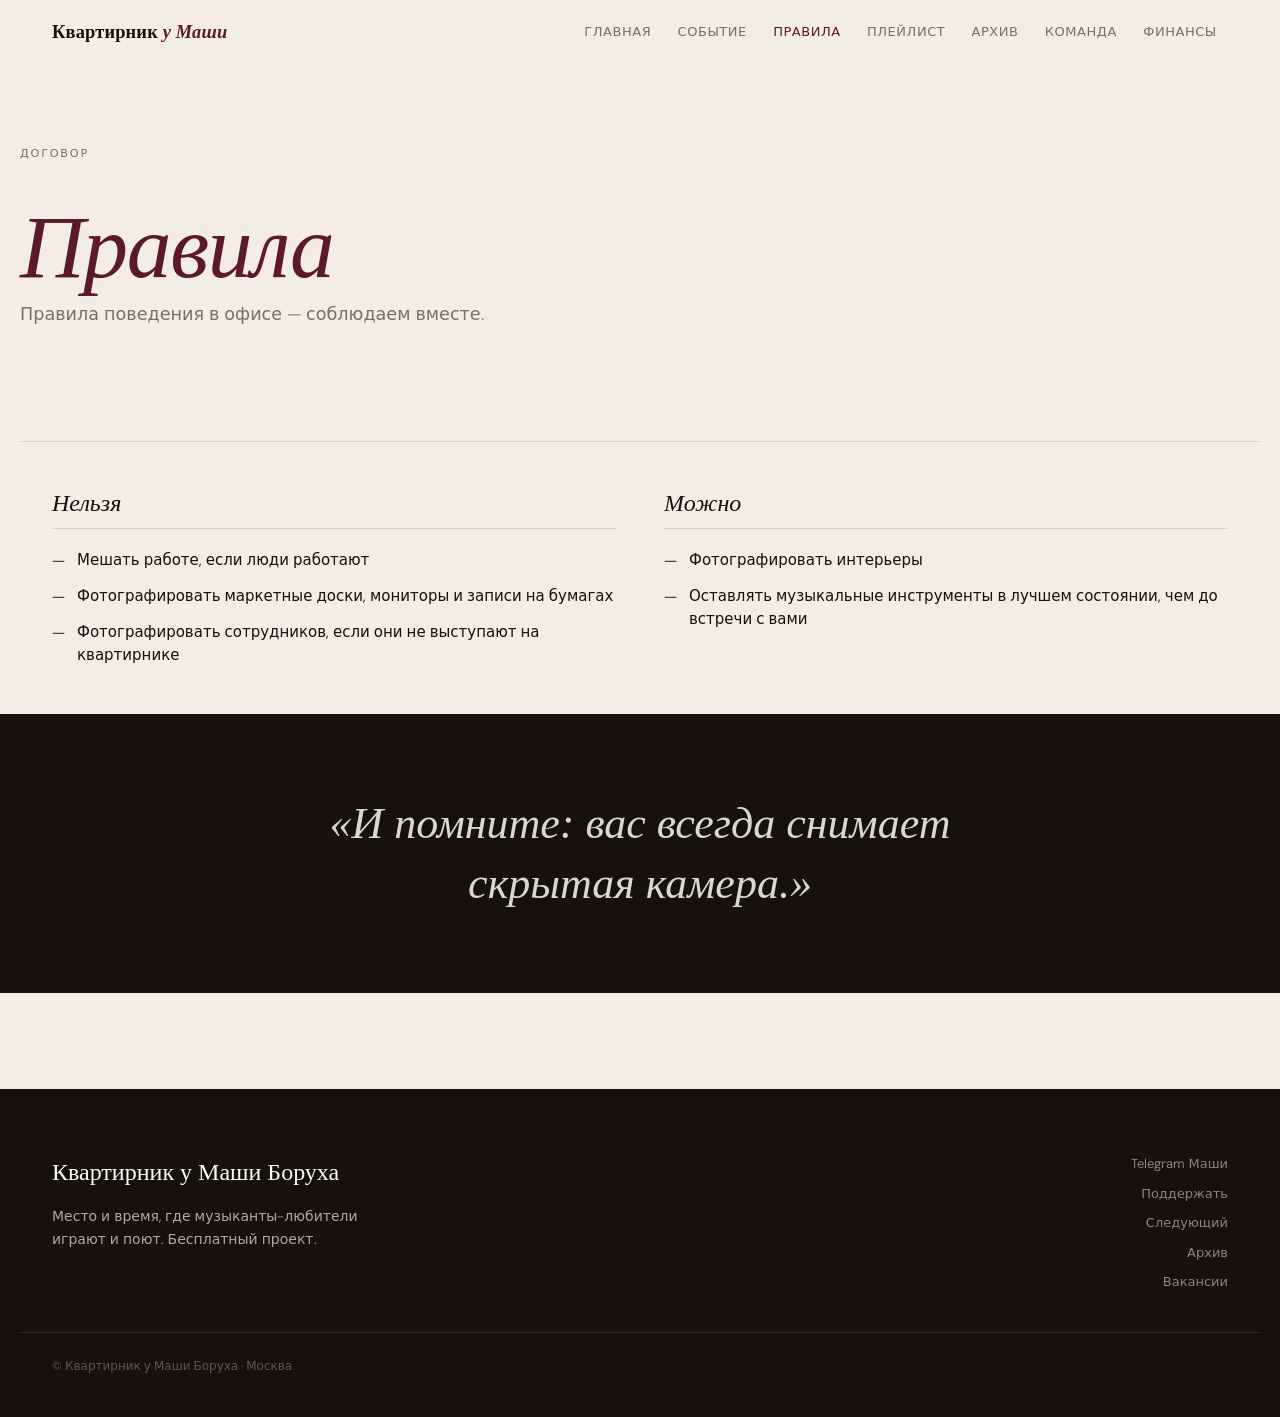
<file: rules.html>
<!doctype html>
<html lang="ru">
<head>
<meta charset="utf-8">
<meta name="viewport" content="width=device-width,initial-scale=1">
<title>Правила · Квартирник у Маши Боруха</title>
<meta name="description" content="Правила поведения на квартирнике у Маши Боруха.">
<link rel="preconnect" href="https://fonts.googleapis.com">
<link rel="preconnect" href="https://fonts.gstatic.com" crossorigin>
<link rel="stylesheet" href="styles.css">
</head>
<body>

<nav class="nav-wrap scrolled" id="nav">
  <div class="nav-inner">
    <a href="index.html" class="nav-brand">Квартирник <em>у Маши</em></a>
    <button class="nav-toggle" id="navToggle" aria-label="Меню">
      <span></span><span></span><span></span>
    </button>
    <ul class="nav-links" id="navLinks">
      <li><a href="index.html">Главная</a></li>
      <li><a href="events.html">Событие</a></li>
      <li><a href="rules.html" aria-current="page">Правила</a></li>
      <li><a href="playlist.html">Плейлист</a></li>
      <li><a href="archive.html">Архив</a></li>
      <li><a href="team.html">Команда</a></li>
      <li><a href="finance.html">Финансы</a></li>
    </ul>
  </div>
</nav>

<div class="page-head wrap">
  <p class="section__label reveal">Договор</p>
  <h1 class="page-title reveal d1"><em>Правила</em></h1>
  <p class="page-sub reveal d2">Правила поведения в офисе — соблюдаем вместе.</p>
</div>

<div class="wrap">
  <div class="rules-grid">
    <div class="reveal">
      <h2 class="rules-col-title">Нельзя</h2>
      <ul class="rules-list">
        <li>
          <span class="r-icon">—</span>
          <span>Мешать работе, если люди работают</span>
        </li>
        <li>
          <span class="r-icon">—</span>
          <span>Фотографировать маркетные доски, мониторы и записи на бумагах</span>
        </li>
        <li>
          <span class="r-icon">—</span>
          <span>Фотографировать сотрудников, если они не выступают на квартирнике</span>
        </li>
      </ul>
    </div>
    <div class="reveal d1">
      <h2 class="rules-col-title">Можно</h2>
      <ul class="rules-list">
        <li>
          <span class="r-icon">—</span>
          <span>Фотографировать интерьеры</span>
        </li>
        <li>
          <span class="r-icon">—</span>
          <span>Оставлять музыкальные инструменты в лучшем состоянии, чем до встречи с вами</span>
        </li>
      </ul>
    </div>
  </div>
</div>

<div class="history-strip">
  <div class="wrap" style="max-width:800px">
    <p class="rules-quote reveal" style="color:rgba(253,250,245,.85);padding:0">
      «И помните: вас всегда снимает скрытая камера.»
    </p>
  </div>
</div>

<footer class="site-footer">
  <div class="footer-inner">
    <div>
      <p class="footer-brand">Квартирник у Маши Боруха</p>
      <p class="footer-tag">Место и время, где музыканты-любители играют и поют. Бесплатный проект.</p>
    </div>
    <nav class="footer-links">
      <a href="#">Telegram Маши</a>
      <a href="#">Поддержать</a>
      <a href="events.html">Следующий</a>
      <a href="archive.html">Архив</a>
      <a href="team.html">Вакансии</a>
    </nav>
  </div>
  <p class="footer-line">© Квартирник у Маши Боруха · Москва</p>
</footer>

<script>
const nav=document.getElementById('nav'),toggle=document.getElementById('navToggle'),links=document.getElementById('navLinks');
window.addEventListener('scroll',()=>{nav.classList.toggle('scrolled',window.scrollY>40);},{passive:true});
toggle.addEventListener('click',()=>{toggle.classList.toggle('open');links.classList.toggle('open');});
const io=new IntersectionObserver(entries=>{entries.forEach(e=>{if(e.isIntersecting){e.target.classList.add('visible');io.unobserve(e.target);}});},{threshold:.1});
document.querySelectorAll('.reveal').forEach(el=>io.observe(el));
</script>
</body>
</html>
</file>
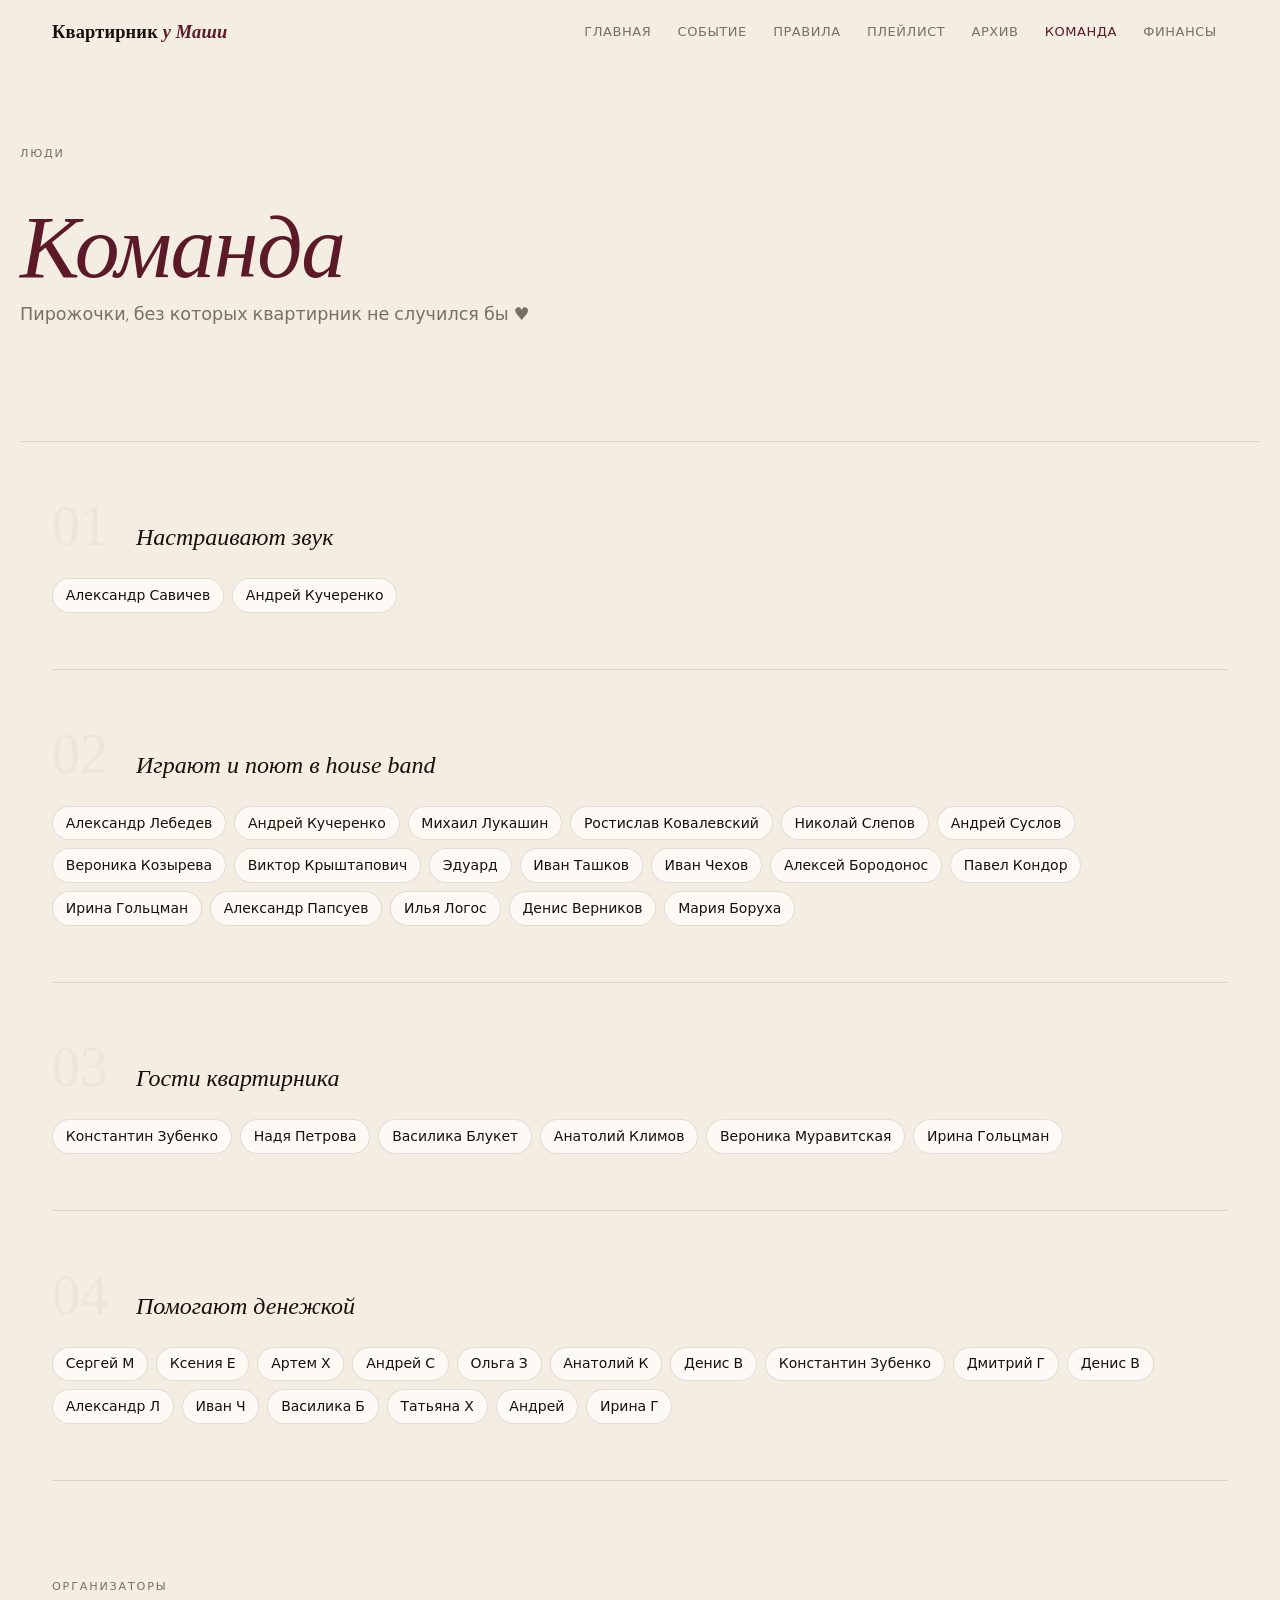
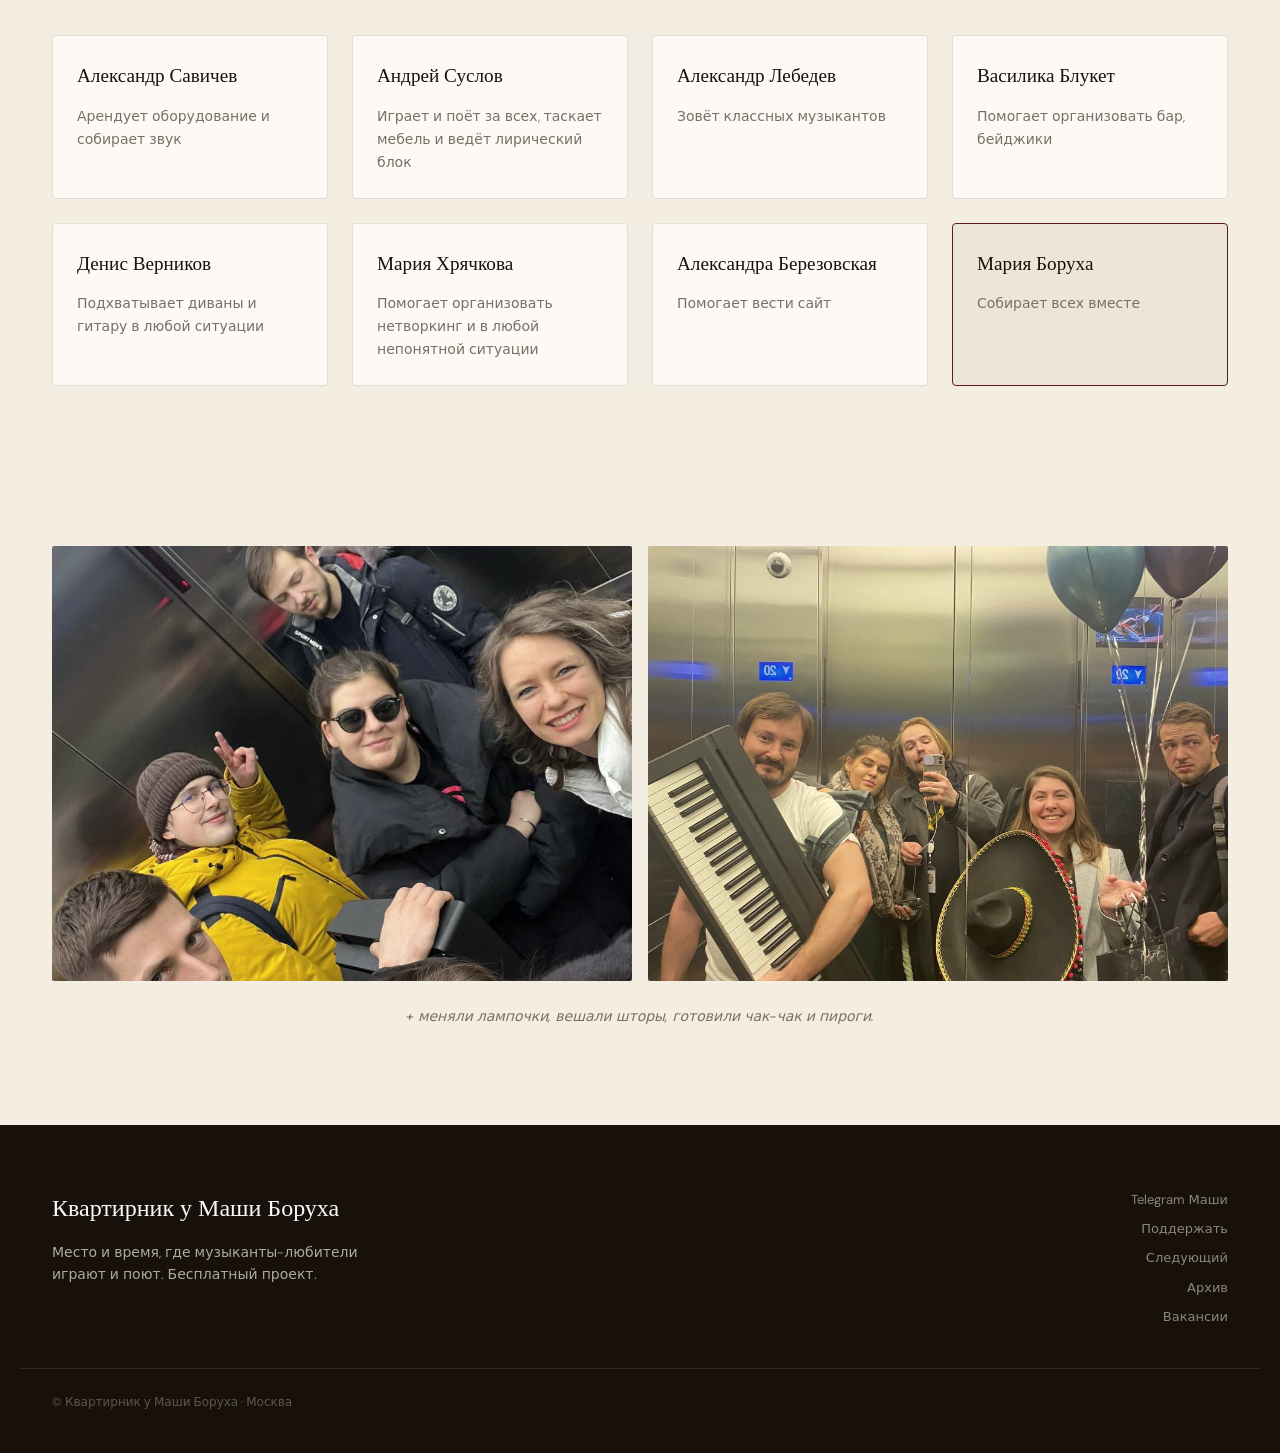
<file: team.html>
<!doctype html>
<html lang="ru">
<head>
<meta charset="utf-8">
<meta name="viewport" content="width=device-width,initial-scale=1">
<title>Команда · Квартирник у Маши Боруха</title>
<meta name="description" content="Люди, которые делают квартирник у Маши Боруха.">
<link rel="preconnect" href="https://fonts.googleapis.com">
<link rel="preconnect" href="https://fonts.gstatic.com" crossorigin>
<link rel="stylesheet" href="styles.css">
</head>
<body>

<nav class="nav-wrap scrolled" id="nav">
  <div class="nav-inner">
    <a href="index.html" class="nav-brand">Квартирник <em>у Маши</em></a>
    <button class="nav-toggle" id="navToggle" aria-label="Меню">
      <span></span><span></span><span></span>
    </button>
    <ul class="nav-links" id="navLinks">
      <li><a href="index.html">Главная</a></li>
      <li><a href="events.html">Событие</a></li>
      <li><a href="rules.html">Правила</a></li>
      <li><a href="playlist.html">Плейлист</a></li>
      <li><a href="archive.html">Архив</a></li>
      <li><a href="team.html" aria-current="page">Команда</a></li>
      <li><a href="finance.html">Финансы</a></li>
    </ul>
  </div>
</nav>

<div class="page-head wrap">
  <p class="section__label reveal">Люди</p>
  <h1 class="page-title reveal d1"><em>Команда</em></h1>
  <p class="page-sub reveal d2">Пирожочки, без которых квартирник не случился бы ♥️</p>
</div>

<div class="wrap">

  <div class="role-section reveal">
    <div class="role-header">
      <span class="role-num">01</span>
      <h2 class="role-title">Настраивают звук</h2>
    </div>
    <div class="name-cloud">
      <span class="name-chip">Александр Савичев</span>
      <span class="name-chip">Андрей Кучеренко</span>
    </div>
  </div>

  <div class="role-section reveal">
    <div class="role-header">
      <span class="role-num">02</span>
      <h2 class="role-title">Играют и поют в house band</h2>
    </div>
    <div class="name-cloud">
      <span class="name-chip">Александр Лебедев</span>
      <span class="name-chip">Андрей Кучеренко</span>
      <span class="name-chip">Михаил Лукашин</span>
      <span class="name-chip">Ростислав Ковалевский</span>
      <span class="name-chip">Николай Слепов</span>
      <span class="name-chip">Андрей Суслов</span>
      <span class="name-chip">Вероника Козырева</span>
      <span class="name-chip">Виктор Крыштапович</span>
      <span class="name-chip">Эдуард</span>
      <span class="name-chip">Иван Ташков</span>
      <span class="name-chip">Иван Чехов</span>
      <span class="name-chip">Алексей Бородонос</span>
      <span class="name-chip">Павел Кондор</span>
      <span class="name-chip">Ирина Гольцман</span>
      <span class="name-chip">Александр Папсуев</span>
      <span class="name-chip">Илья Логос</span>
      <span class="name-chip">Денис Верников</span>
      <span class="name-chip">Мария Боруха</span>
    </div>
  </div>

  <div class="role-section reveal">
    <div class="role-header">
      <span class="role-num">03</span>
      <h2 class="role-title">Гости квартирника</h2>
    </div>
    <div class="name-cloud">
      <span class="name-chip">Константин Зубенко</span>
      <span class="name-chip">Надя Петрова</span>
      <span class="name-chip">Василика Блукет</span>
      <span class="name-chip">Анатолий Климов</span>
      <span class="name-chip">Вероника Муравитская</span>
      <span class="name-chip">Ирина Гольцман</span>
    </div>
  </div>

  <div class="role-section reveal">
    <div class="role-header">
      <span class="role-num">04</span>
      <h2 class="role-title">Помогают денежкой</h2>
    </div>
    <div class="name-cloud">
      <span class="name-chip">Сергей М</span>
      <span class="name-chip">Ксения Е</span>
      <span class="name-chip">Артем Х</span>
      <span class="name-chip">Андрей С</span>
      <span class="name-chip">Ольга З</span>
      <span class="name-chip">Анатолий К</span>
      <span class="name-chip">Денис В</span>
      <span class="name-chip">Константин Зубенко</span>
      <span class="name-chip">Дмитрий Г</span>
      <span class="name-chip">Денис В</span>
      <span class="name-chip">Александр Л</span>
      <span class="name-chip">Иван Ч</span>
      <span class="name-chip">Василика Б</span>
      <span class="name-chip">Татьяна Х</span>
      <span class="name-chip">Андрей</span>
      <span class="name-chip">Ирина Г</span>
    </div>
  </div>

  <section class="section">
    <p class="section__label reveal">Организаторы</p>
    <div class="organizers-grid">
      <div class="organizer-card reveal">
        <p class="organizer-name">Александр Савичев</p>
        <p class="organizer-role">Арендует оборудование и собирает звук</p>
      </div>
      <div class="organizer-card reveal d1">
        <p class="organizer-name">Андрей Суслов</p>
        <p class="organizer-role">Играет и поёт за всех, таскает мебель и ведёт лирический блок</p>
      </div>
      <div class="organizer-card reveal d2">
        <p class="organizer-name">Александр Лебедев</p>
        <p class="organizer-role">Зовёт классных музыкантов</p>
      </div>
      <div class="organizer-card reveal">
        <p class="organizer-name">Василика Блукет</p>
        <p class="organizer-role">Помогает организовать бар, бейджики</p>
      </div>
      <div class="organizer-card reveal d1">
        <p class="organizer-name">Денис Верников</p>
        <p class="organizer-role">Подхватывает диваны и гитару в любой ситуации</p>
      </div>
      <div class="organizer-card reveal d2">
        <p class="organizer-name">Мария Хрячкова</p>
        <p class="organizer-role">Помогает организовать нетворкинг и в любой непонятной ситуации</p>
      </div>
      <div class="organizer-card reveal">
        <p class="organizer-name">Александра Березовская</p>
        <p class="organizer-role">Помогает вести сайт</p>
      </div>
      <div class="organizer-card reveal d1" style="border-color:var(--wine);background:var(--surface)">
        <p class="organizer-name">Мария Боруха</p>
        <p class="organizer-role">Собирает всех вместе</p>
      </div>
    </div>
  </section>

  <div class="team-photos reveal">
    <img src="img/team1.jpg" alt="Команда квартирника" loading="lazy">
    <img src="img/team2.jpg" alt="Команда квартирника" loading="lazy">
  </div>
  <p class="team-note reveal">+ меняли лампочки, вешали шторы, готовили чак-чак и пироги.</p>

</div>

<footer class="site-footer">
  <div class="footer-inner">
    <div>
      <p class="footer-brand">Квартирник у Маши Боруха</p>
      <p class="footer-tag">Место и время, где музыканты-любители играют и поют. Бесплатный проект.</p>
    </div>
    <nav class="footer-links">
      <a href="#">Telegram Маши</a>
      <a href="#">Поддержать</a>
      <a href="events.html">Следующий</a>
      <a href="archive.html">Архив</a>
      <a href="team.html">Вакансии</a>
    </nav>
  </div>
  <p class="footer-line">© Квартирник у Маши Боруха · Москва</p>
</footer>

<script>
const nav=document.getElementById('nav'),toggle=document.getElementById('navToggle'),links=document.getElementById('navLinks');
window.addEventListener('scroll',()=>{nav.classList.toggle('scrolled',window.scrollY>40);},{passive:true});
toggle.addEventListener('click',()=>{toggle.classList.toggle('open');links.classList.toggle('open');});
const io=new IntersectionObserver(entries=>{entries.forEach(e=>{if(e.isIntersecting){e.target.classList.add('visible');io.unobserve(e.target);}});},{threshold:.08});
document.querySelectorAll('.reveal').forEach(el=>io.observe(el));
</script>
</body>
</html>
</file>
<file: styles.css>
@import url('https://fonts.googleapis.com/css2?family=Cormorant+Garant:ital,wght@0,300;0,400;0,500;0,600;0,700;1,300;1,400;1,500;1,600&family=DM+Sans:ital,opsz,wght@0,9..40,300;0,9..40,400;0,9..40,500;1,9..40,300&display=swap');

/* ─── Tokens ─────────────────────────────────────────── */
:root {
  --ink:     #18100A;
  --paper:   #F3EDE2;
  --wine:    #5C1A28;
  --wine-lt: #7D2438;
  --gold:    #A87828;
  --smoke:   #7A6F66;
  --surface: #EDE6D8;
  --white:   #FDFAF5;
  --border:  rgba(24,16,10,.12);

  --f-display: 'Cormorant Garant', Georgia, serif;
  --f-body:    'DM Sans', system-ui, sans-serif;

  --ease: cubic-bezier(.4,0,.2,1);
  --ease-out: cubic-bezier(0,0,.2,1);
}

/* ─── Reset ──────────────────────────────────────────── */
*, *::before, *::after { box-sizing: border-box; margin: 0; padding: 0; }
html { scroll-behavior: smooth; font-size: 16px; -webkit-text-size-adjust: 100%; }
body {
  font-family: var(--f-body);
  background: var(--paper);
  color: var(--ink);
  line-height: 1.65;
  font-weight: 400;
  overflow-x: hidden;
}
img { display: block; max-width: 100%; height: auto; }
a { color: inherit; text-decoration: none; }
ul { list-style: none; }
button { cursor: pointer; border: none; background: none; font: inherit; }

/* ─── Reveal animation ───────────────────────────────── */
.reveal {
  opacity: 0;
  transform: translateY(28px);
  transition: opacity .7s var(--ease-out), transform .7s var(--ease-out);
}
.reveal.visible { opacity: 1; transform: none; }
.reveal.d1 { transition-delay: .1s; }
.reveal.d2 { transition-delay: .2s; }
.reveal.d3 { transition-delay: .32s; }
.reveal.d4 { transition-delay: .46s; }
.reveal.d5 { transition-delay: .6s; }

/* ─── Nav ────────────────────────────────────────────── */
.nav-wrap {
  position: fixed;
  top: 0; left: 0; right: 0;
  z-index: 100;
  transition: background .35s var(--ease), box-shadow .35s var(--ease);
}
.nav-wrap.scrolled {
  background: rgba(253,250,245,.88);
  backdrop-filter: blur(14px);
  -webkit-backdrop-filter: blur(14px);
  box-shadow: 0 1px 0 var(--border);
}
.nav-inner {
  max-width: 1240px;
  margin: 0 auto;
  padding: 0 2rem;
  height: 64px;
  display: flex;
  align-items: center;
  justify-content: space-between;
  gap: 2rem;
}
.nav-brand {
  font-family: var(--f-display);
  font-size: 1.15rem;
  font-weight: 600;
  letter-spacing: .01em;
  white-space: nowrap;
  flex-shrink: 0;
}
.nav-brand em { font-style: italic; color: var(--wine); }
.nav-links {
  display: flex;
  align-items: center;
  gap: .25rem;
}
.nav-links a {
  font-size: .8125rem;
  font-weight: 500;
  letter-spacing: .04em;
  text-transform: uppercase;
  padding: .4rem .7rem;
  border-radius: 4px;
  transition: color .2s, background .2s;
  color: var(--smoke);
}
.nav-links a:hover { color: var(--ink); background: var(--surface); }
.nav-links a[aria-current="page"] { color: var(--wine); }

/* hamburger */
.nav-toggle {
  display: none;
  flex-direction: column;
  gap: 5px;
  padding: 6px;
}
.nav-toggle span {
  display: block;
  width: 22px;
  height: 2px;
  background: var(--ink);
  border-radius: 2px;
  transition: transform .3s, opacity .3s;
}
.nav-toggle.open span:nth-child(1) { transform: translateY(7px) rotate(45deg); }
.nav-toggle.open span:nth-child(2) { opacity: 0; }
.nav-toggle.open span:nth-child(3) { transform: translateY(-7px) rotate(-45deg); }

@media (max-width: 768px) {
  .nav-links {
    display: none;
    position: fixed;
    top: 64px; left: 0; right: 0;
    background: var(--white);
    flex-direction: column;
    align-items: stretch;
    padding: 1rem;
    border-bottom: 1px solid var(--border);
    gap: 0;
  }
  .nav-links.open { display: flex; }
  .nav-links a { padding: .75rem 1rem; font-size: .875rem; }
  .nav-toggle { display: flex; }
}

/* ─── Hero ───────────────────────────────────────────── */
.hero {
  position: relative;
  min-height: 100svh;
  display: flex;
  align-items: flex-end;
  padding: 0 0 5rem;
  overflow: hidden;
}
.hero__bg {
  position: absolute;
  inset: 0;
  background: var(--ink);
}
.hero__bg img {
  width: 100%;
  height: 100%;
  object-fit: cover;
  opacity: .55;
  filter: saturate(.7);
}
.hero__bg::after {
  content: '';
  position: absolute;
  inset: 0;
  background: linear-gradient(to top, rgba(24,16,10,.75) 30%, rgba(24,16,10,.1) 70%);
}
.hero__content {
  position: relative;
  z-index: 2;
  max-width: 1240px;
  width: 100%;
  margin: 0 auto;
  padding: 0 2rem;
}
.hero__eyebrow {
  font-family: var(--f-body);
  font-size: .75rem;
  font-weight: 500;
  letter-spacing: .14em;
  text-transform: uppercase;
  color: var(--gold);
  margin-bottom: 1.25rem;
}
.hero__title {
  font-family: var(--f-display);
  font-size: clamp(3rem, 9vw, 8rem);
  font-weight: 300;
  line-height: 1.0;
  letter-spacing: -.01em;
  color: var(--white);
  margin-bottom: 1.5rem;
}
.hero__title em { font-style: italic; color: rgba(253,250,245,.7); }
.hero__sub {
  font-size: clamp(.95rem, 1.5vw, 1.2rem);
  color: rgba(253,250,245,.7);
  max-width: 460px;
  margin-bottom: 2.5rem;
  font-weight: 300;
}
.hero__ctas { display: flex; gap: 1rem; flex-wrap: wrap; }

/* ─── Buttons ────────────────────────────────────────── */
.btn {
  display: inline-flex;
  align-items: center;
  gap: .4em;
  padding: .75rem 1.6rem;
  border-radius: 3px;
  font-size: .875rem;
  font-weight: 500;
  letter-spacing: .03em;
  transition: all .25s var(--ease);
}
.btn-primary {
  background: var(--wine);
  color: var(--white);
}
.btn-primary:hover { background: var(--wine-lt); transform: translateY(-1px); }
.btn-ghost {
  border: 1px solid rgba(253,250,245,.35);
  color: var(--white);
}
.btn-ghost:hover { border-color: rgba(253,250,245,.7); background: rgba(253,250,245,.08); }
.btn-dark {
  background: var(--ink);
  color: var(--white);
}
.btn-dark:hover { background: var(--wine); transform: translateY(-1px); }
.btn-outline {
  border: 1.5px solid var(--ink);
  color: var(--ink);
}
.btn-outline:hover { background: var(--ink); color: var(--white); }

/* ─── Layout ─────────────────────────────────────────── */
.wrap {
  max-width: 1240px;
  margin: 0 auto;
  padding: 0 2rem;
}
.section { padding: 6rem 0; }
.section + .section { border-top: 1px solid var(--border); }
.section__label {
  font-size: .7rem;
  font-weight: 500;
  letter-spacing: .16em;
  text-transform: uppercase;
  color: var(--smoke);
  margin-bottom: 2.5rem;
}
.cols-2 {
  display: grid;
  grid-template-columns: 1fr 1fr;
  gap: 4rem;
  align-items: start;
}
@media (max-width: 768px) { .cols-2 { grid-template-columns: 1fr; gap: 2rem; } }

/* ─── Typography ─────────────────────────────────────── */
h1, h2, h3, h4 { font-family: var(--f-display); font-weight: 400; line-height: 1.1; }
.display {
  font-family: var(--f-display);
  font-size: clamp(2.5rem, 6vw, 5.5rem);
  font-weight: 300;
  line-height: 1.05;
  letter-spacing: -.01em;
}
.display em { font-style: italic; }
.page-title {
  font-family: var(--f-display);
  font-size: clamp(2.75rem, 7vw, 6rem);
  font-weight: 300;
  line-height: 1.0;
  letter-spacing: -.015em;
  margin-bottom: .5rem;
}
.page-title em { font-style: italic; color: var(--wine); }
.page-sub {
  font-size: 1.1rem;
  color: var(--smoke);
  margin-bottom: 3rem;
  font-weight: 300;
}
.section-h2 {
  font-size: clamp(1.75rem, 3.5vw, 2.75rem);
  font-weight: 400;
  margin-bottom: 1.5rem;
}
.section-h2 em { font-style: italic; color: var(--wine); }
p + p { margin-top: .9em; }
.lead { font-size: 1.15rem; font-weight: 300; color: var(--smoke); }

/* ─── Page header (non-hero pages) ──────────────────── */
.page-head {
  padding: 9rem 0 4rem;
  border-bottom: 1px solid var(--border);
}

/* ─── Photo strip ────────────────────────────────────── */
.photo-strip {
  display: grid;
  grid-template-columns: repeat(3, 1fr);
  height: 420px;
  overflow: hidden;
}
.photo-strip a,
.photo-strip-item {
  overflow: hidden;
  cursor: default;
}
.photo-strip img {
  width: 100%;
  height: 100%;
  object-fit: cover;
  transition: transform .6s var(--ease), filter .6s var(--ease);
  filter: saturate(.85);
}
.photo-strip img:hover { transform: scale(1.04); filter: saturate(1); }
@media (max-width: 768px) {
  .photo-strip { grid-template-columns: 1fr; height: auto; }
  .photo-strip-item { height: 260px; }
}

/* ─── Icon list ──────────────────────────────────────── */
.icon-list { display: flex; flex-direction: column; gap: 1rem; }
.icon-list li { display: flex; gap: .9rem; align-items: flex-start; }
.icon-list .icon { font-size: 1.25rem; line-height: 1.4; flex-shrink: 0; }
.icon-list .text { font-size: 1rem; font-weight: 300; }
.list-label {
  font-size: .7rem;
  font-weight: 500;
  letter-spacing: .14em;
  text-transform: uppercase;
  color: var(--smoke);
  margin-bottom: 1.25rem;
}

/* ─── History strip ──────────────────────────────────── */
.history-strip {
  background: var(--ink);
  color: var(--white);
  padding: 5rem 0;
}
.history-strip .wrap { max-width: 720px; }
.history-strip blockquote {
  font-family: var(--f-display);
  font-size: clamp(1.4rem, 3vw, 2.2rem);
  font-weight: 300;
  font-style: italic;
  line-height: 1.45;
  color: rgba(253,250,245,.85);
}
.history-strip cite {
  display: block;
  margin-top: 1.5rem;
  font-style: normal;
  font-size: .8rem;
  letter-spacing: .1em;
  text-transform: uppercase;
  color: var(--gold);
}

/* ─── Event card (events.html) ───────────────────────── */
.event-date-block {
  padding: 4rem 0 3rem;
  border-bottom: 1px solid var(--border);
}
.event-num {
  font-family: var(--f-display);
  font-size: clamp(5rem, 16vw, 14rem);
  font-weight: 300;
  line-height: .9;
  letter-spacing: -.03em;
  color: var(--surface);
  pointer-events: none;
  user-select: none;
}
.event-num span { color: var(--wine); }
.event-meta { margin-top: 2rem; display: flex; flex-direction: column; gap: .75rem; }
.event-meta-row { display: flex; align-items: center; gap: 1rem; }
.event-meta-label {
  font-size: .7rem;
  letter-spacing: .12em;
  text-transform: uppercase;
  color: var(--smoke);
  width: 90px;
  flex-shrink: 0;
}
.event-meta-val { font-size: 1rem; font-weight: 400; }

.event-photo {
  position: relative;
  height: clamp(300px, 50vh, 600px);
  overflow: hidden;
  background: var(--ink);
}
.event-photo img { width: 100%; height: 100%; object-fit: cover; opacity: .75; }
.event-photo::after {
  content: '';
  position: absolute;
  inset: 0;
  background: linear-gradient(135deg, rgba(92,26,40,.3), transparent);
}

.info-cards {
  display: grid;
  grid-template-columns: repeat(3,1fr);
  gap: 1px;
  background: var(--border);
  border: 1px solid var(--border);
  margin: 4rem 0;
  border-radius: 4px;
  overflow: hidden;
}
.info-card {
  background: var(--white);
  padding: 2.5rem 2rem;
  text-align: center;
}
.info-card__num {
  font-family: var(--f-display);
  font-size: 2.5rem;
  font-weight: 300;
  color: var(--wine);
  display: block;
}
.info-card__label {
  font-size: .8rem;
  letter-spacing: .08em;
  text-transform: uppercase;
  color: var(--smoke);
  margin-top: .4rem;
}
@media (max-width: 768px) {
  .info-cards { grid-template-columns: 1fr; }
}

/* ─── Archive ────────────────────────────────────────── */
.archive-entry { padding: 5rem 0; border-bottom: 1px solid var(--border); }
.archive-entry:last-child { border-bottom: none; }
.archive-header { display: flex; align-items: baseline; gap: 2rem; margin-bottom: 2.5rem; flex-wrap: wrap; }
.archive-num {
  font-family: var(--f-display);
  font-size: clamp(3rem, 8vw, 6rem);
  font-weight: 300;
  color: var(--surface);
  line-height: 1;
  flex-shrink: 0;
}
.archive-info { flex: 1; }
.archive-date {
  font-size: .75rem;
  letter-spacing: .12em;
  text-transform: uppercase;
  color: var(--gold);
  margin-bottom: .35rem;
}
.archive-title {
  font-family: var(--f-display);
  font-size: clamp(1.5rem, 3vw, 2.2rem);
  font-weight: 400;
}
.archive-loc { font-size: .9rem; color: var(--smoke); margin-top: .25rem; }

.photo-grid {
  display: grid;
  grid-template-columns: repeat(3, 1fr);
  gap: 8px;
}
.photo-grid img {
  width: 100%;
  aspect-ratio: 4/3;
  object-fit: cover;
  border-radius: 2px;
  filter: saturate(.8);
  transition: transform .5s var(--ease), filter .5s var(--ease), box-shadow .5s;
}
.photo-grid img:hover {
  transform: scale(1.03);
  filter: saturate(1);
  box-shadow: 0 12px 40px rgba(24,16,10,.25);
  position: relative;
  z-index: 2;
}
@media (max-width: 1024px) { .photo-grid { grid-template-columns: repeat(2,1fr); } }
@media (max-width: 480px)  { .photo-grid { grid-template-columns: 1fr; } }

/* ─── Team ───────────────────────────────────────────── */
.role-section { padding: 3.5rem 0; border-bottom: 1px solid var(--border); }
.role-section:last-child { border-bottom: none; }
.role-header { display: flex; align-items: baseline; gap: 1.5rem; margin-bottom: 1.5rem; }
.role-num {
  font-family: var(--f-display);
  font-size: 3.5rem;
  font-weight: 300;
  color: var(--surface);
  line-height: 1;
  flex-shrink: 0;
  min-width: 60px;
}
.role-title {
  font-family: var(--f-display);
  font-size: 1.5rem;
  font-weight: 400;
  font-style: italic;
}
.name-cloud { display: flex; flex-wrap: wrap; gap: .5rem; }
.name-chip {
  font-size: .875rem;
  padding: .3rem .8rem;
  border: 1px solid var(--border);
  border-radius: 2rem;
  background: var(--white);
  color: var(--ink);
  transition: border-color .2s, background .2s;
}
.name-chip:hover { border-color: var(--wine); background: var(--surface); }

.organizers-grid {
  display: grid;
  grid-template-columns: repeat(auto-fill, minmax(260px, 1fr));
  gap: 1.5rem;
  margin-top: 1.5rem;
}
.organizer-card {
  padding: 1.5rem;
  background: var(--white);
  border: 1px solid var(--border);
  border-radius: 4px;
  transition: box-shadow .3s, transform .3s;
}
.organizer-card:hover { box-shadow: 0 8px 24px rgba(24,16,10,.1); transform: translateY(-2px); }
.organizer-name { font-family: var(--f-display); font-size: 1.2rem; font-weight: 500; margin-bottom: .4rem; }
.organizer-role { font-size: .875rem; color: var(--smoke); font-weight: 300; }

.team-photos { display: grid; grid-template-columns: 1fr 1fr; gap: 1rem; margin-top: 4rem; }
.team-photos img { width: 100%; aspect-ratio: 4/3; object-fit: cover; border-radius: 2px; filter: saturate(.85); }
@media (max-width: 600px) { .team-photos { grid-template-columns: 1fr; } }
.team-note {
  margin-top: 1.5rem;
  font-size: .875rem;
  color: var(--smoke);
  font-style: italic;
  text-align: center;
}

/* ─── Finance ────────────────────────────────────────── */
.finance-intro {
  background: var(--surface);
  border-left: 3px solid var(--wine);
  padding: 1.25rem 1.5rem;
  margin: 2rem 0 3rem;
  border-radius: 0 3px 3px 0;
  font-size: 1rem;
  font-weight: 300;
}
.expense-group { margin-bottom: 3rem; }
.expense-group-title {
  font-family: var(--f-display);
  font-size: 1.4rem;
  font-style: italic;
  font-weight: 400;
  margin-bottom: 1rem;
  padding-bottom: .75rem;
  border-bottom: 1px solid var(--border);
}
.expense-table { width: 100%; border-collapse: collapse; }
.expense-table tr { border-bottom: 1px solid var(--border); }
.expense-table tr:last-child { border-bottom: none; }
.expense-table td { padding: 1rem .5rem; font-size: .9375rem; vertical-align: top; }
.expense-table td:nth-child(2) {
  font-family: var(--f-display);
  font-size: 1.2rem;
  font-weight: 500;
  color: var(--wine);
  white-space: nowrap;
  width: 120px;
  text-align: right;
}
.expense-table td:nth-child(3) { color: var(--smoke); font-size: .85rem; padding-left: 1.5rem; }
.total-row { margin-top: 1.5rem; padding-top: 1rem; border-top: 2px solid var(--ink); display: flex; justify-content: space-between; align-items: baseline; }
.total-label { font-size: .8rem; letter-spacing: .1em; text-transform: uppercase; color: var(--smoke); }
.total-amount { font-family: var(--f-display); font-size: 2rem; font-weight: 500; color: var(--wine); }

/* ─── Rules ──────────────────────────────────────────── */
.rules-grid { display: grid; grid-template-columns: 1fr 1fr; gap: 3rem; margin: 3rem 0; }
@media (max-width: 768px) { .rules-grid { grid-template-columns: 1fr; gap: 2rem; } }
.rules-col-title {
  font-family: var(--f-display);
  font-size: 1.5rem;
  font-style: italic;
  margin-bottom: 1.25rem;
  padding-bottom: .75rem;
  border-bottom: 1px solid var(--border);
}
.rules-list { display: flex; flex-direction: column; gap: .75rem; }
.rules-list li {
  display: flex;
  gap: .75rem;
  font-size: .9375rem;
  font-weight: 300;
  line-height: 1.5;
  align-items: flex-start;
}
.rules-list li .r-icon { flex-shrink: 0; font-size: 1rem; line-height: 1.5; }
.rules-quote {
  font-family: var(--f-display);
  font-size: clamp(1.5rem, 3.5vw, 2.75rem);
  font-style: italic;
  font-weight: 300;
  color: var(--wine);
  text-align: center;
  padding: 5rem 2rem;
  max-width: 800px;
  margin: 0 auto;
  line-height: 1.35;
}

/* ─── Playlist ───────────────────────────────────────── */
.playlist-tips {
  display: grid;
  grid-template-columns: repeat(2, 1fr);
  gap: .75rem;
  margin: 2rem 0 3.5rem;
}
@media (max-width: 600px) { .playlist-tips { grid-template-columns: 1fr; } }
.playlist-tip {
  background: var(--white);
  border: 1px solid var(--border);
  border-radius: 4px;
  padding: 1.1rem 1.25rem;
  font-size: .875rem;
  font-weight: 300;
  line-height: 1.55;
  display: flex;
  gap: .75rem;
  align-items: flex-start;
}
.playlist-tip .tip-icon { font-size: 1.1rem; flex-shrink: 0; }

.song-list { display: flex; flex-direction: column; }
.song-row {
  display: grid;
  grid-template-columns: 44px 1fr;
  align-items: baseline;
  gap: .75rem;
  padding: .8rem 0;
  border-bottom: 1px solid var(--border);
  transition: background .2s;
  border-radius: 3px;
}
.song-row:first-child { border-top: 1px solid var(--border); }
.song-row:hover { background: var(--surface); padding-left: .5rem; padding-right: .5rem; margin: 0 -.5rem; }
.song-num {
  font-family: var(--f-display);
  font-size: 1.1rem;
  font-weight: 300;
  color: var(--smoke);
  text-align: right;
}
.song-title { font-size: .9375rem; font-weight: 400; }
.playlist-cta { margin-top: 3rem; text-align: center; }

/* ─── Footer ─────────────────────────────────────────── */
.site-footer {
  background: var(--ink);
  color: rgba(253,250,245,.65);
  padding: 4rem 0 2.5rem;
  margin-top: 6rem;
}
.footer-inner {
  max-width: 1240px;
  margin: 0 auto;
  padding: 0 2rem;
  display: grid;
  grid-template-columns: 1fr auto;
  gap: 4rem;
  align-items: start;
}
.footer-brand {
  font-family: var(--f-display);
  font-size: 1.5rem;
  font-weight: 400;
  color: var(--white);
  margin-bottom: .5rem;
}
.footer-tag { font-size: .875rem; font-weight: 300; max-width: 340px; line-height: 1.6; }
.footer-links { display: flex; flex-direction: column; gap: .5rem; align-items: flex-end; }
.footer-links a {
  font-size: .8125rem;
  font-weight: 400;
  color: rgba(253,250,245,.5);
  transition: color .2s;
}
.footer-links a:hover { color: var(--white); }
.footer-line {
  max-width: 1240px;
  margin: 2.5rem auto 0;
  padding: 1.5rem 2rem 0;
  border-top: 1px solid rgba(253,250,245,.1);
  font-size: .75rem;
  color: rgba(253,250,245,.3);
}
@media (max-width: 600px) {
  .footer-inner { grid-template-columns: 1fr; gap: 2rem; }
  .footer-links { align-items: flex-start; }
}
</file>
